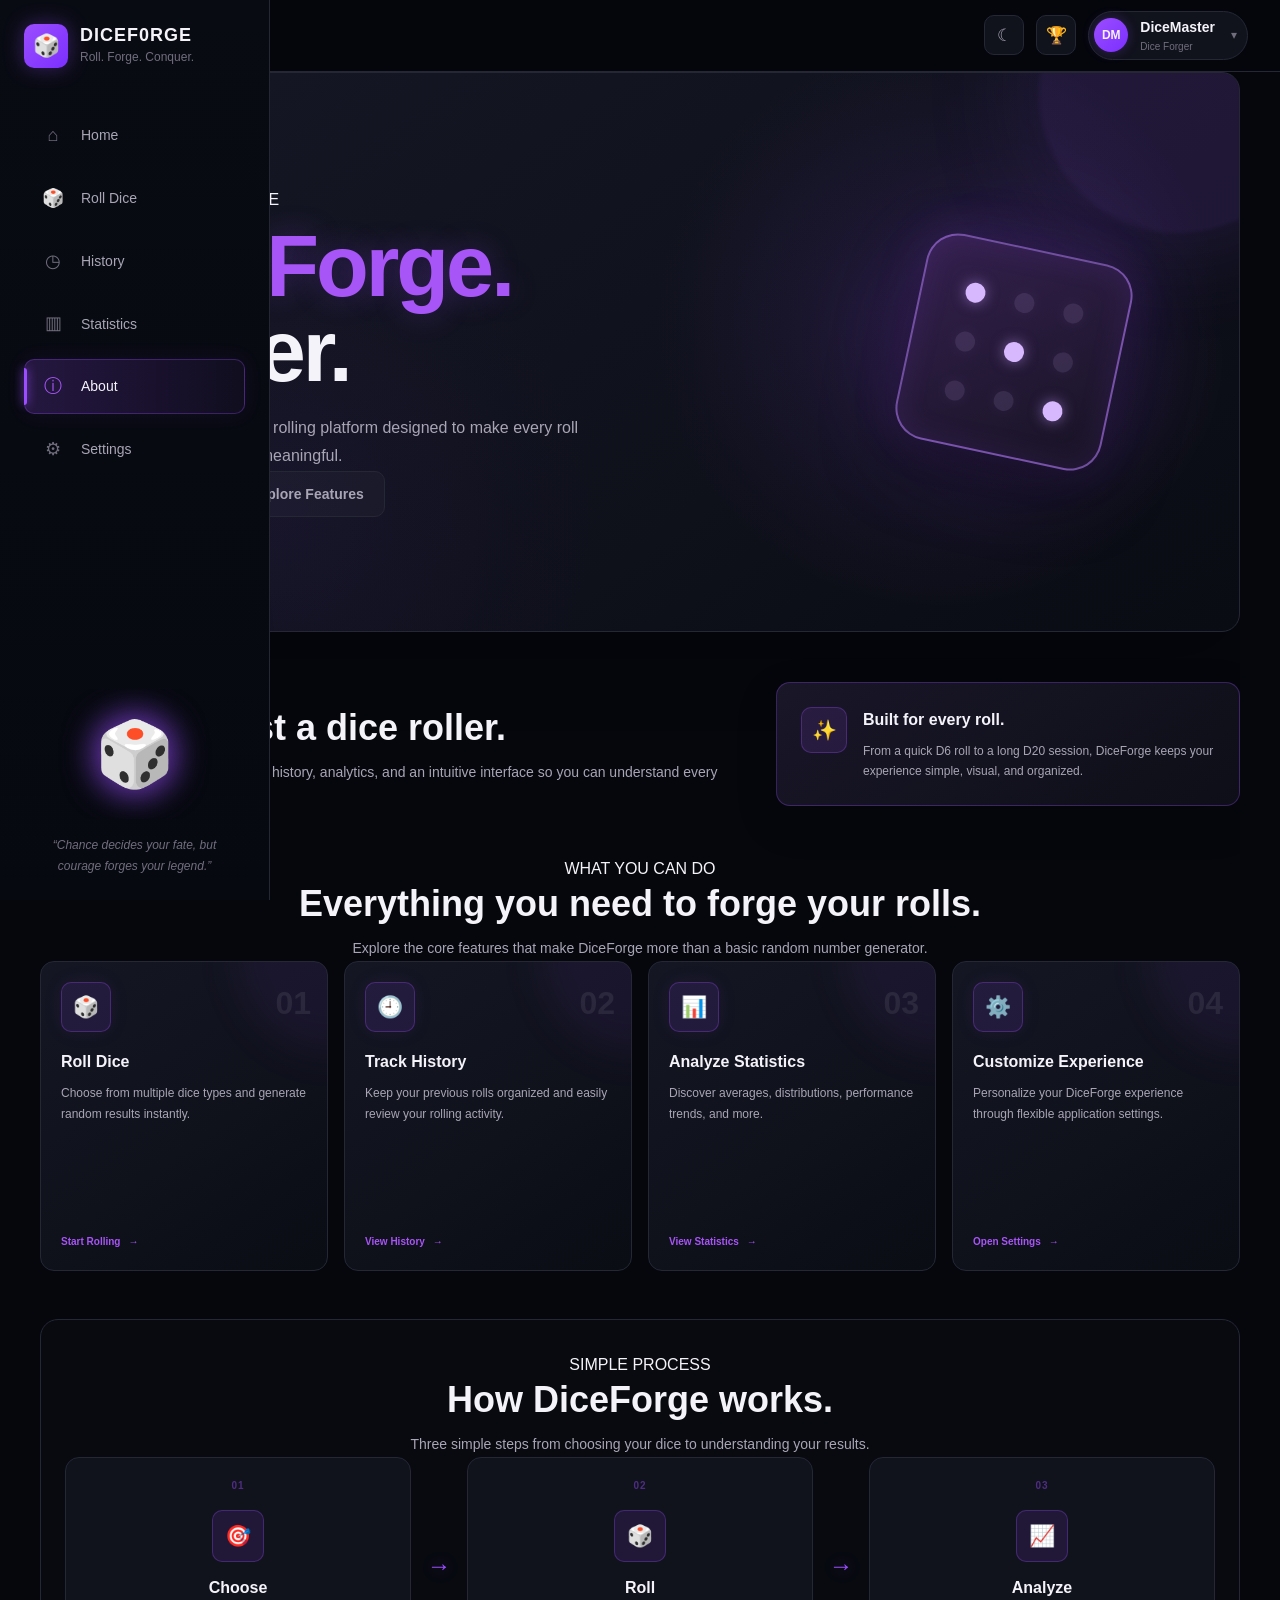
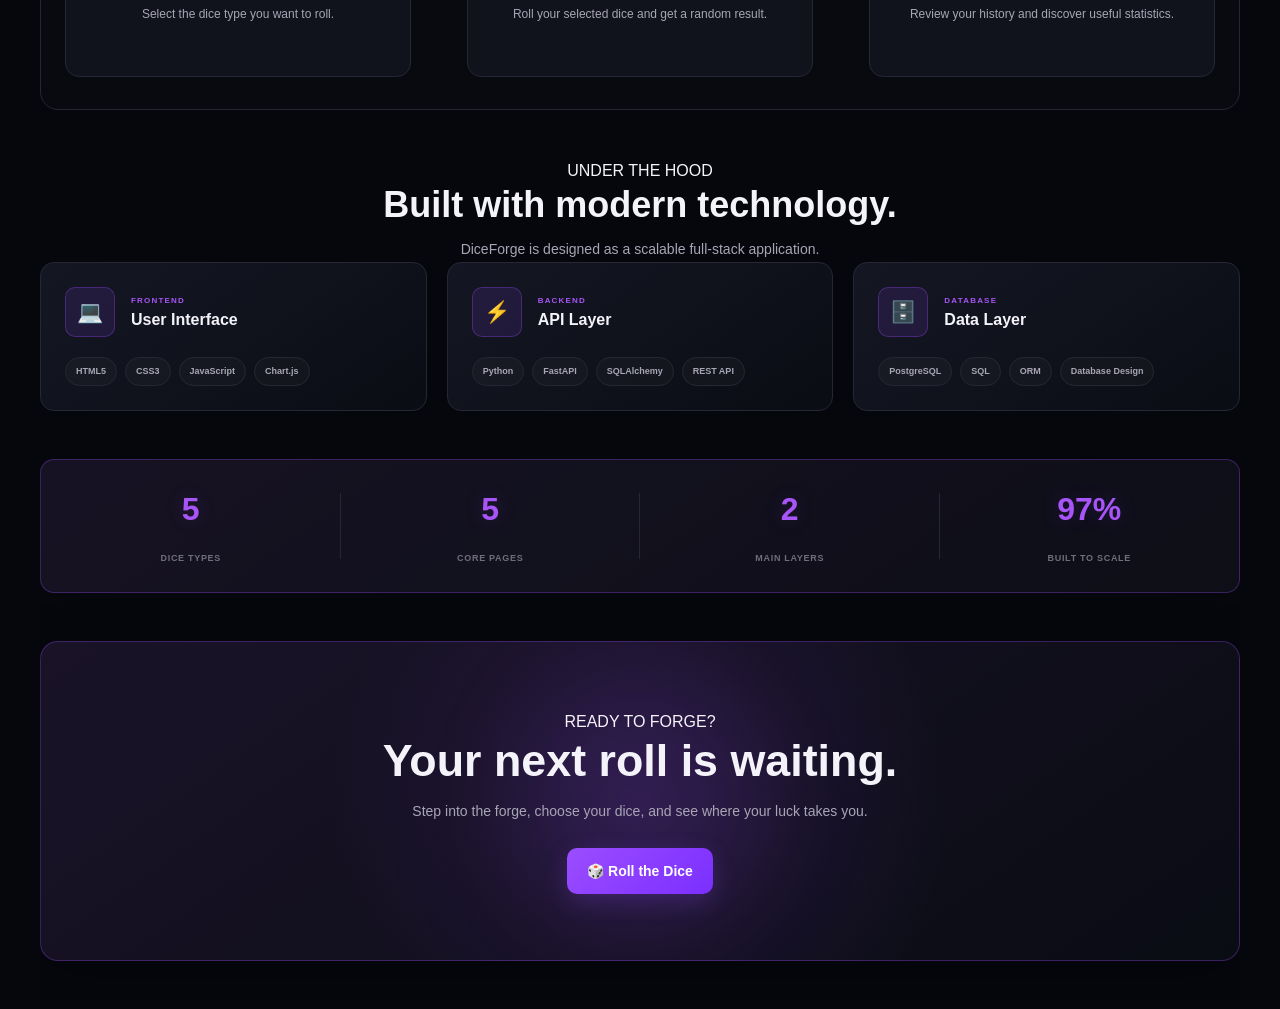
<file: 🎲 DiceForge/Frontend/pages/about/index.html>
<!DOCTYPE html>
<html lang="en">

<head>

    <!-- =================================
         DOCUMENT SETTINGS
         ================================= -->

    <meta charset="UTF-8">

    <meta
        name="viewport"
        content="width=device-width, initial-scale=1.0"
    >

    <title>About | DiceForge</title>


    <!-- =================================
         GLOBAL CSS
         ================================= -->

    <link
        rel="stylesheet"
        href="../../css/variables.css"
    >

    <link
        rel="stylesheet"
        href="../../css/reset.css"
    >

    <link
        rel="stylesheet"
        href="../../css/global.css"
    >


    <!-- =================================
         COMPONENT CSS
         ================================= -->

    <link
        rel="stylesheet"
        href="../../components/sidebar/sidebar.css"
    >

    <link
        rel="stylesheet"
        href="../../components/header/header.css"
    >


    <!-- =================================
         PAGE CSS
         ================================= -->

    <link
        rel="stylesheet"
        href="about.css"
    >

</head>


<body>


    <!-- =================================
         SIDEBAR
         ================================= -->

    <div id="sidebar-container"></div>


    <!-- =================================
         MAIN APPLICATION
         ================================= -->

    <main class="app-main">


        <!-- =================================
             HEADER
             ================================= -->

        <div id="header-container"></div>


        <!-- =================================
             PAGE CONTENT
             ================================= -->

        <section class="page-content">

            <div class="about-page">


                <!-- =================================
                     HERO SECTION
                     ================================= -->

                <section class="about-hero">


                    <!-- Decorative background -->

                    <div class="hero-glow hero-glow-one"></div>

                    <div class="hero-glow hero-glow-two"></div>


                    <!-- Dice visual -->

                    <div class="hero-dice" aria-hidden="true">

                        <div class="hero-dice-face">
                            <span></span>
                            <span></span>
                            <span></span>
                            <span></span>
                            <span></span>
                            <span></span>
                            <span></span>
                            <span></span>
                            <span></span>
                        </div>

                    </div>


                    <!-- Hero content -->

                    <div class="about-hero-content">

                        <span class="section-eyebrow">
                            WELCOME TO THE FORGE
                        </span>

                        <h1>
                            Roll.
                            <span>Forge.</span>
                            Master.
                        </h1>

                        <p>
                            DiceForge is a modern dice rolling platform
                            designed to make every roll interactive,
                            trackable, and meaningful.
                        </p>


                        <div class="hero-actions">

                            <a
                                href="../roll-dice/index.html"
                                class="about-primary-button"
                            >
                                🎲 Start Rolling
                            </a>

                            <a
                                href="#features"
                                class="about-secondary-button"
                            >
                                Explore Features
                            </a>

                        </div>

                    </div>

                </section>


                <!-- =================================
                     PROJECT INTRODUCTION
                     ================================= -->

                <section class="about-introduction reveal-section">

                    <div class="section-heading">

                        <span class="section-eyebrow">
                            THE IDEA
                        </span>

                        <h2>
                            More than just a dice roller.
                        </h2>

                        <p>
                            DiceForge combines dice rolling with history,
                            analytics, and an intuitive interface so you
                            can understand every roll you make.
                        </p>

                    </div>


                    <div class="intro-highlight">

                        <div class="intro-highlight-icon">
                            ✨
                        </div>

                        <div>

                            <strong>
                                Built for every roll.
                            </strong>

                            <p>
                                From a quick D6 roll to a long D20 session,
                                DiceForge keeps your experience simple,
                                visual, and organized.
                            </p>

                        </div>

                    </div>

                </section>


                <!-- =================================
                     FEATURES
                     ================================= -->

                <section
                    class="about-features reveal-section"
                    id="features"
                >

                    <div class="section-heading centered">

                        <span class="section-eyebrow">
                            WHAT YOU CAN DO
                        </span>

                        <h2>
                            Everything you need to forge your rolls.
                        </h2>

                        <p>
                            Explore the core features that make DiceForge
                            more than a basic random number generator.
                        </p>

                    </div>


                    <div class="feature-grid">


                        <!-- Feature 01 -->

                        <article class="feature-card">

                            <div class="feature-number">
                                01
                            </div>

                            <div class="feature-icon">
                                🎲
                            </div>

                            <h3>
                                Roll Dice
                            </h3>

                            <p>
                                Choose from multiple dice types and
                                generate random results instantly.
                            </p>

                            <a
                                href="../roll-dice/index.html"
                                class="feature-link"
                            >
                                Start Rolling
                                <span>→</span>
                            </a>

                        </article>


                        <!-- Feature 02 -->

                        <article class="feature-card">

                            <div class="feature-number">
                                02
                            </div>

                            <div class="feature-icon">
                                🕘
                            </div>

                            <h3>
                                Track History
                            </h3>

                            <p>
                                Keep your previous rolls organized and
                                easily review your rolling activity.
                            </p>

                            <a
                                href="../history/index.html"
                                class="feature-link"
                            >
                                View History
                                <span>→</span>
                            </a>

                        </article>


                        <!-- Feature 03 -->

                        <article class="feature-card">

                            <div class="feature-number">
                                03
                            </div>

                            <div class="feature-icon">
                                📊
                            </div>

                            <h3>
                                Analyze Statistics
                            </h3>

                            <p>
                                Discover averages, distributions,
                                performance trends, and more.
                            </p>

                            <a
                                href="../statistics/index.html"
                                class="feature-link"
                            >
                                View Statistics
                                <span>→</span>

                            </a>

                        </article>


                        <!-- Feature 04 -->

                        <article class="feature-card">

                            <div class="feature-number">
                                04
                            </div>

                            <div class="feature-icon">
                                ⚙️
                            </div>

                            <h3>
                                Customize Experience
                            </h3>

                            <p>
                                Personalize your DiceForge experience
                                through flexible application settings.
                            </p>

                            <a
                                href="../settings/index.html"
                                class="feature-link"
                            >
                                Open Settings
                                <span>→</span>
                            </a>

                        </article>


                    </div>

                </section>


                <!-- =================================
                     HOW IT WORKS
                     ================================= -->

                <section class="how-it-works reveal-section">


                    <div class="section-heading centered">

                        <span class="section-eyebrow">
                            SIMPLE PROCESS
                        </span>

                        <h2>
                            How DiceForge works.
                        </h2>

                        <p>
                            Three simple steps from choosing your dice
                            to understanding your results.
                        </p>

                    </div>


                    <div class="steps-container">


                        <!-- Step 01 -->

                        <article class="step-card">

                            <div class="step-number">
                                01
                            </div>

                            <div class="step-icon">
                                🎯
                            </div>

                            <h3>
                                Choose
                            </h3>

                            <p>
                                Select the dice type you want to roll.
                            </p>

                        </article>


                        <!-- Connector -->

                        <div
                            class="step-connector"
                            aria-hidden="true"
                        >
                            →
                        </div>


                        <!-- Step 02 -->

                        <article class="step-card">

                            <div class="step-number">
                                02
                            </div>

                            <div class="step-icon">
                                🎲
                            </div>

                            <h3>
                                Roll
                            </h3>

                            <p>
                                Roll your selected dice and get a
                                random result.
                            </p>

                        </article>


                        <!-- Connector -->

                        <div
                            class="step-connector"
                            aria-hidden="true"
                        >
                            →
                        </div>


                        <!-- Step 03 -->

                        <article class="step-card">

                            <div class="step-number">
                                03
                            </div>

                            <div class="step-icon">
                                📈
                            </div>

                            <h3>
                                Analyze
                            </h3>

                            <p>
                                Review your history and discover
                                useful statistics.
                            </p>

                        </article>


                    </div>

                </section>


                <!-- =================================
                     TECHNOLOGY STACK
                     ================================= -->

                <section class="technology-section reveal-section">


                    <div class="section-heading centered">

                        <span class="section-eyebrow">
                            UNDER THE HOOD
                        </span>

                        <h2>
                            Built with modern technology.
                        </h2>

                        <p>
                            DiceForge is designed as a scalable
                            full-stack application.
                        </p>

                    </div>


                    <div class="technology-grid">


                        <!-- Frontend -->

                        <article class="technology-card">

                            <div class="technology-header">

                                <div class="technology-icon">
                                    💻
                                </div>

                                <div>

                                    <span>
                                        FRONTEND
                                    </span>

                                    <h3>
                                        User Interface
                                    </h3>

                                </div>

                            </div>


                            <div class="technology-list">

                                <span>
                                    HTML5
                                </span>

                                <span>
                                    CSS3
                                </span>

                                <span>
                                    JavaScript
                                </span>

                                <span>
                                    Chart.js
                                </span>

                            </div>

                        </article>


                        <!-- Backend -->

                        <article class="technology-card">

                            <div class="technology-header">

                                <div class="technology-icon">
                                    ⚡
                                </div>

                                <div>

                                    <span>
                                        BACKEND
                                    </span>

                                    <h3>
                                        API Layer
                                    </h3>

                                </div>

                            </div>


                            <div class="technology-list">

                                <span>
                                    Python
                                </span>

                                <span>
                                    FastAPI
                                </span>

                                <span>
                                    SQLAlchemy
                                </span>

                                <span>
                                    REST API
                                </span>

                            </div>

                        </article>


                        <!-- Database -->

                        <article class="technology-card">

                            <div class="technology-header">

                                <div class="technology-icon">
                                    🗄️
                                </div>

                                <div>

                                    <span>
                                        DATABASE
                                    </span>

                                    <h3>
                                        Data Layer
                                    </h3>

                                </div>

                            </div>


                            <div class="technology-list">

                                <span>
                                    PostgreSQL
                                </span>

                                <span>
                                    SQL
                                </span>

                                <span>
                                    ORM
                                </span>

                                <span>
                                    Database Design
                                </span>

                            </div>

                        </article>


                    </div>

                </section>


                <!-- =================================
                     PROJECT STATS
                     ================================= -->

                <section class="project-stats reveal-section">


                    <div class="project-stat">

                        <strong
                            class="counter"
                            data-target="6"
                        >
                            0
                        </strong>

                        <span>
                            Dice Types
                        </span>

                    </div>


                    <div class="project-stat">

                        <strong
                            class="counter"
                            data-target="6"
                        >
                            0
                        </strong>

                        <span>
                            Core Pages
                        </span>

                    </div>


                    <div class="project-stat">

                        <strong
                            class="counter"
                            data-target="3"
                        >
                            0
                        </strong>

                        <span>
                            Main Layers
                        </span>

                    </div>


                    <div class="project-stat">

                        <strong
                            class="counter"
                            data-target="100"
                            data-suffix="%"
                        >
                            0
                        </strong>

                        <span>
                            Built to Scale
                        </span>

                    </div>


                </section>


                <!-- =================================
                     FINAL CTA
                     ================================= -->

                <section class="about-cta reveal-section">


                    <div class="cta-glow"></div>


                    <div class="cta-content">

                        <span class="section-eyebrow">
                            READY TO FORGE?
                        </span>

                        <h2>
                            Your next roll is waiting.
                        </h2>

                        <p>
                            Step into the forge, choose your dice,
                            and see where your luck takes you.
                        </p>


                        <a
                            href="../roll-dice/index.html"
                            class="about-primary-button"
                        >
                            🎲 Roll the Dice
                        </a>

                    </div>

                </section>


            </div>

        </section>

    </main>


    <!-- =================================
         JAVASCRIPT
         ================================= -->

    <script
        src="../../js/utils.js"
    ></script>

    <script
        src="../../components/sidebar/sidebar.js"
    ></script>

    <script
        src="../../components/header/header.js"
    ></script>

    <script
        src="about.js"
    ></script>


</body>

</html>
</file>
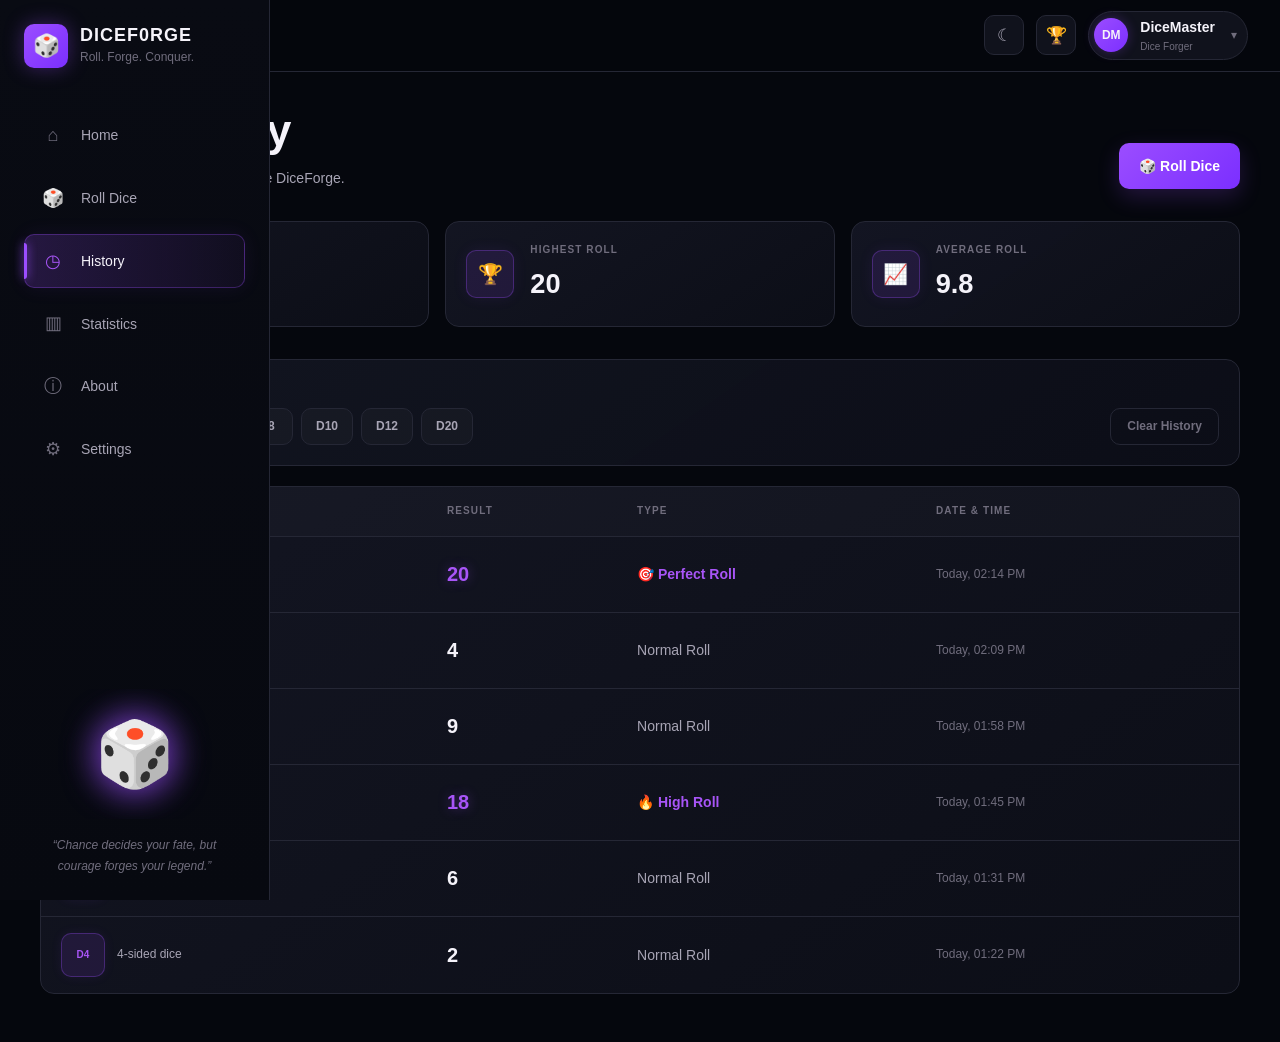
<file: 🎲 DiceForge/Frontend/pages/history/index.html>
<!DOCTYPE html>

<html lang="en">

<head>

    <!-- =================================
         DOCUMENT SETTINGS
         ================================= -->

    <meta charset="UTF-8">

    <meta
        name="viewport"
        content="width=device-width, initial-scale=1.0"
    >

    <title>History | DiceForge</title>


    <!-- =================================
         GLOBAL CSS
         ================================= -->

    <link
        rel="stylesheet"
        href="../../css/variables.css"
    >

    <link
        rel="stylesheet"
        href="../../css/reset.css"
    >

    <link
        rel="stylesheet"
        href="../../css/global.css"
    >


    <!-- =================================
         COMPONENT CSS
         ================================= -->

    <link
        rel="stylesheet"
        href="../../components/sidebar/sidebar.css"
    >

    <link
        rel="stylesheet"
        href="../../components/header/header.css"
    >


    <!-- =================================
         PAGE CSS
         ================================= -->

    <link
        rel="stylesheet"
        href="history.css"
    >

</head>


<body>


    <!-- =================================
         SIDEBAR
         ================================= -->

    <div id="sidebar-container"></div>


    <!-- =================================
         MAIN APPLICATION
         ================================= -->

    <main class="app-main">


        <!-- =================================
             HEADER
             ================================= -->

        <div id="header-container"></div>


        <!-- =================================
             PAGE CONTENT
             ================================= -->

        <section class="page-content">


            <div class="history-page">


                <!-- =================================
                     PAGE INTRO
                     ================================= -->

                <div class="history-intro">

                    <div>

                        <span class="section-eyebrow">
                            YOUR JOURNEY
                        </span>

                        <h1 class="history-title">
                            Roll History
                        </h1>

                        <p class="history-description">
                            Review every roll you've forged
                            in the DiceForge.
                        </p>

                    </div>


                    <a
                        href="../roll-dice/index.html"
                        class="history-roll-button"
                    >
                        🎲 Roll Dice
                    </a>

                </div>


                <!-- =================================
                     SUMMARY CARDS
                     ================================= -->

                <div class="history-summary">


                    <!-- Total Rolls -->

                    <article class="history-summary-card">

                        <div class="history-summary-icon">
                            🎲
                        </div>

                        <div>

                            <span>
                                TOTAL ROLLS
                            </span>

                            <strong id="history-total-rolls">
                                128
                            </strong>

                        </div>

                    </article>


                    <!-- Highest Roll -->

                    <article class="history-summary-card">

                        <div class="history-summary-icon">
                            🏆
                        </div>

                        <div>

                            <span>
                                HIGHEST ROLL
                            </span>

                            <strong id="history-highest-roll">
                                20
                            </strong>

                        </div>

                    </article>


                    <!-- Average -->

                    <article class="history-summary-card">

                        <div class="history-summary-icon">
                            📈
                        </div>

                        <div>

                            <span>
                                AVERAGE ROLL
                            </span>

                            <strong id="history-average-roll">
                                11.4
                            </strong>

                        </div>

                    </article>


                </div>


                <!-- =================================
                     FILTERS
                     ================================= -->

                <div class="history-toolbar">


                    <div class="history-filter-group">

                        <span class="filter-label">
                            FILTER BY DICE
                        </span>


                        <div class="dice-filters">

                            <button
                                class="history-filter active"
                                data-filter="all"
                                type="button"
                            >
                                All
                            </button>


                            <button
                                class="history-filter"
                                data-filter="4"
                                type="button"
                            >
                                D4
                            </button>


                            <button
                                class="history-filter"
                                data-filter="6"
                                type="button"
                            >
                                D6
                            </button>


                            <button
                                class="history-filter"
                                data-filter="8"
                                type="button"
                            >
                                D8
                            </button>


                            <button
                                class="history-filter"
                                data-filter="10"
                                type="button"
                            >
                                D10
                            </button>


                            <button
                                class="history-filter"
                                data-filter="12"
                                type="button"
                            >
                                D12
                            </button>


                            <button
                                class="history-filter"
                                data-filter="20"
                                type="button"
                            >
                                D20
                            </button>

                        </div>

                    </div>


                    <!-- Clear Button -->

                    <button
                        class="clear-history-button"
                        id="clear-history"
                        type="button"
                    >
                        Clear History
                    </button>


                </div>


                <!-- =================================
                     HISTORY TABLE
                     ================================= -->

                <div class="history-table-container">


                    <!-- Table Header -->

                    <div class="history-row history-header">

                        <span>
                            DICE
                        </span>

                        <span>
                            RESULT
                        </span>

                        <span>
                            TYPE
                        </span>

                        <span>
                            DATE & TIME
                        </span>

                    </div>


                    <!-- =================================
                         HISTORY ITEM 1
                         ================================= -->

                    <div
                        class="history-row history-item"
                        data-dice="20"
                    >

                        <div class="history-dice">

                            <div class="history-dice-badge">
                                D20
                            </div>

                            <span>
                                20-sided dice
                            </span>

                        </div>


                        <strong class="history-result perfect">
                            20
                        </strong>


                        <span class="history-type perfect">
                            🎯 Perfect Roll
                        </span>


                        <span class="history-time">
                            Today, 02:14 PM
                        </span>

                    </div>


                    <!-- =================================
                         HISTORY ITEM 2
                         ================================= -->

                    <div
                        class="history-row history-item"
                        data-dice="6"
                    >

                        <div class="history-dice">

                            <div class="history-dice-badge">
                                D6
                            </div>

                            <span>
                                6-sided dice
                            </span>

                        </div>


                        <strong class="history-result">
                            4
                        </strong>


                        <span class="history-type">
                            Normal Roll
                        </span>


                        <span class="history-time">
                            Today, 02:09 PM
                        </span>

                    </div>


                    <!-- =================================
                         HISTORY ITEM 3
                         ================================= -->

                    <div
                        class="history-row history-item"
                        data-dice="12"
                    >

                        <div class="history-dice">

                            <div class="history-dice-badge">
                                D12
                            </div>

                            <span>
                                12-sided dice
                            </span>

                        </div>


                        <strong class="history-result">
                            9
                        </strong>


                        <span class="history-type">
                            Normal Roll
                        </span>


                        <span class="history-time">
                            Today, 01:58 PM
                        </span>

                    </div>


                    <!-- =================================
                         HISTORY ITEM 4
                         ================================= -->

                    <div
                        class="history-row history-item"
                        data-dice="20"
                    >

                        <div class="history-dice">

                            <div class="history-dice-badge">
                                D20
                            </div>

                            <span>
                                20-sided dice
                            </span>

                        </div>


                        <strong class="history-result critical">
                            18
                        </strong>


                        <span class="history-type critical">
                            🔥 High Roll
                        </span>


                        <span class="history-time">
                            Today, 01:45 PM
                        </span>

                    </div>


                    <!-- =================================
                         HISTORY ITEM 5
                         ================================= -->

                    <div
                        class="history-row history-item"
                        data-dice="8"
                    >

                        <div class="history-dice">

                            <div class="history-dice-badge">
                                D8
                            </div>

                            <span>
                                8-sided dice
                            </span>

                        </div>


                        <strong class="history-result">
                            6
                        </strong>


                        <span class="history-type">
                            Normal Roll
                        </span>


                        <span class="history-time">
                            Today, 01:31 PM
                        </span>

                    </div>


                    <!-- =================================
                         HISTORY ITEM 6
                         ================================= -->

                    <div
                        class="history-row history-item"
                        data-dice="4"
                    >

                        <div class="history-dice">

                            <div class="history-dice-badge">
                                D4
                            </div>

                            <span>
                                4-sided dice
                            </span>

                        </div>


                        <strong class="history-result">
                            2
                        </strong>


                        <span class="history-type">
                            Normal Roll
                        </span>


                        <span class="history-time">
                            Today, 01:22 PM
                        </span>

                    </div>


                </div>


                <!-- =================================
                     EMPTY STATE
                     ================================= -->

                <div
                    class="history-empty"
                    id="history-empty"
                >

                    <div class="empty-icon">
                        🎲
                    </div>

                    <h3>
                        No Rolls Found
                    </h3>

                    <p>
                        No rolls match the selected filter.
                    </p>

                </div>


            </div>


        </section>


    </main>


    <!-- =================================
         JAVASCRIPT
         ================================= -->

    <script
        src="../../js/utils.js"
    ></script>


    <script
        src="../../components/sidebar/sidebar.js"
    ></script>


    <script
        src="../../components/header/header.js"
    ></script>


    <script
        src="history.js"
    ></script>


</body>

</html>
</file>
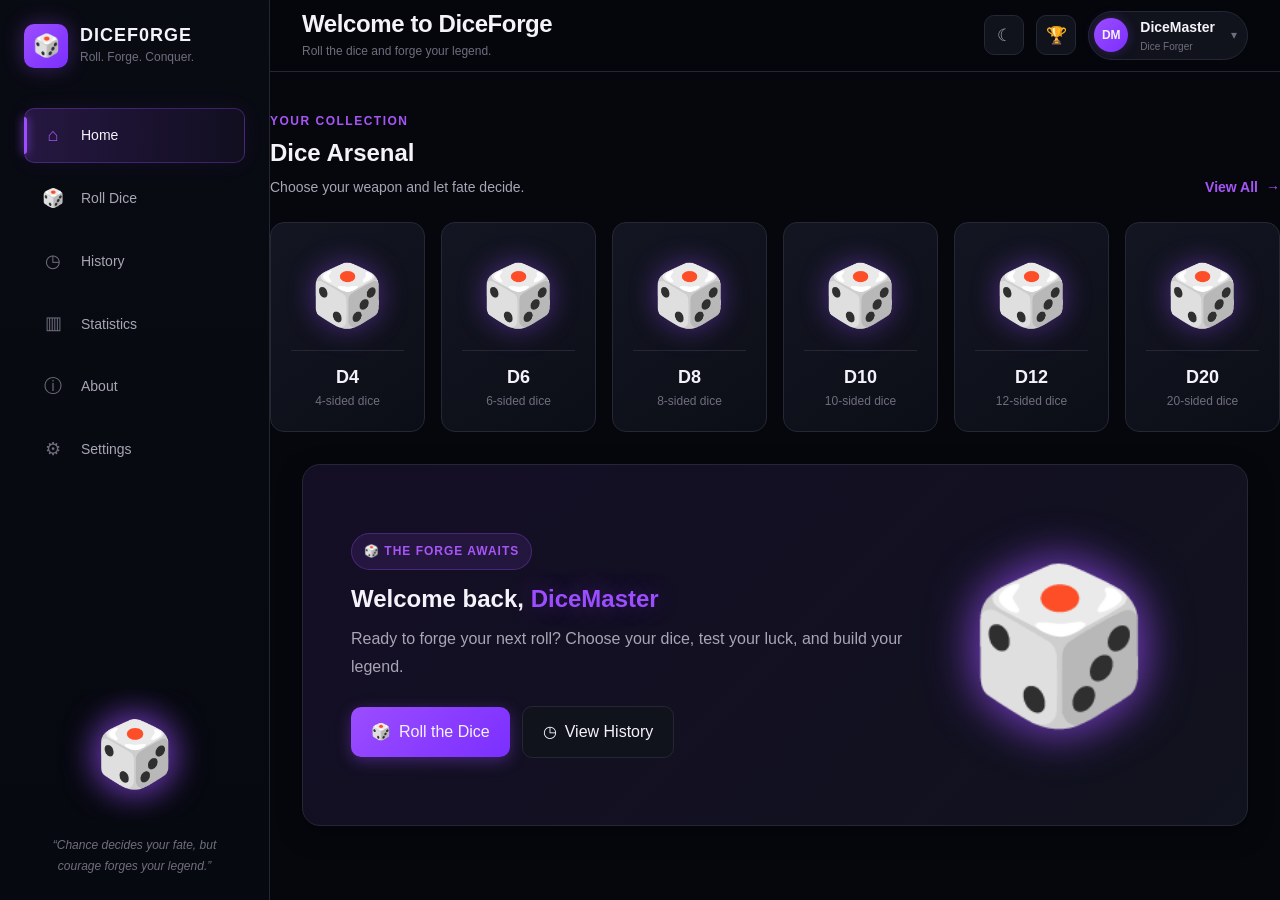
<file: 🎲 DiceForge/Frontend/pages/home/index.html>
<!DOCTYPE html>

    <html lang="en">

    <head>

        <!-- =================================
            DOCUMENT SETTINGS
            ================================= -->

        <meta charset="UTF-8">

        <meta
            name="viewport"
            content="width=device-width, initial-scale=1.0"
        >

        <title>DiceForge</title>


        <!-- =================================
            GLOBAL CSS
            ================================= -->

        <link
            rel="stylesheet"
            href="../../css/variables.css"
        >

        <link
            rel="stylesheet"
            href="../../css/reset.css"
        >

        <link
            rel="stylesheet"
            href="../../css/global.css"
        >


        <!-- =================================
            COMPONENT CSS
            ================================= -->

        <link
            rel="stylesheet"
            href="../../components/sidebar/sidebar.css"
        >

        <link
            rel="stylesheet"
            href="../../components/header/header.css"
        >


        <!-- =================================
            PAGE CSS
            ================================= -->

        <link
            rel="stylesheet"
            href="home.css"
        >

    </head>


    <body>


        <!-- =================================
            SIDEBAR
            Loaded dynamically by home.js
            ================================= -->

        <div id="sidebar-container"></div>


        <!-- =================================
            MAIN APPLICATION
            ================================= -->

        <main class="app-main">


            <!-- =================================
                HEADER
                Loaded dynamically by home.js
                ================================= -->

            <div id="header-container"></div>


            <!-- =================================
                HOME PAGE CONTENT
                ================================= -->
            <!-- =================================
        DICE ARSENAL
        ================================= -->

    <section class="dice-arsenal">

        <div class="section-heading">

            <div>
                <span class="section-eyebrow">
                    YOUR COLLECTION
                </span>

                <h2 class="section-title">
                    Dice Arsenal
                </h2>

                <p class="section-description">
                    Choose your weapon and let fate decide.
                </p>
            </div>

            <a
                href="../roll-dice/index.html"
                class="view-all-link"
            >
                View All
                <span>→</span>
            </a>

        </div>


        <!-- Dice Cards -->

        <div class="dice-grid">


            <!-- D4 -->

            <article
                class="dice-card"
                data-dice="4"
            >

                <div class="dice-card-visual">
                    <div class="dice-placeholder">
                        🎲
                    </div>
                </div>

                <div class="dice-card-info">

                    <h3>D4</h3>

                    <p>4-sided dice</p>

                </div>

            </article>


            <!-- D6 -->

            <article
                class="dice-card"
                data-dice="6"
            >

                <div class="dice-card-visual">
                    <div class="dice-placeholder">
                        🎲
                    </div>
                </div>

                <div class="dice-card-info">

                    <h3>D6</h3>

                    <p>6-sided dice</p>

                </div>

            </article>


            <!-- D8 -->

            <article
                class="dice-card"
                data-dice="8"
            >

                <div class="dice-card-visual">
                    <div class="dice-placeholder">
                        🎲
                    </div>
                </div>

                <div class="dice-card-info">

                    <h3>D8</h3>

                    <p>8-sided dice</p>

                </div>

            </article>


            <!-- D10 -->

            <article
                class="dice-card"
                data-dice="10"
            >

                <div class="dice-card-visual">
                    <div class="dice-placeholder">
                        🎲
                    </div>
                </div>

                <div class="dice-card-info">

                    <h3>D10</h3>

                    <p>10-sided dice</p>

                </div>

            </article>


            <!-- D12 -->

            <article
                class="dice-card"
                data-dice="12"
            >

                <div class="dice-card-visual">
                    <div class="dice-placeholder">
                        🎲
                    </div>
                </div>

                <div class="dice-card-info">

                    <h3>D12</h3>

                    <p>12-sided dice</p>

                </div>

            </article>


            <!-- D20 -->

            <article
                class="dice-card"
                data-dice="20"
            >

                <div class="dice-card-visual">
                    <div class="dice-placeholder">
                        🎲
                    </div>
                </div>

                <div class="dice-card-info">

                    <h3>D20</h3>

                    <p>20-sided dice</p>

                </div>

            </article>


        </div>

    </section>
            <section class="page-content">


                <!-- =================================
                    HERO SECTION
                    ================================= -->

                <section class="home-hero">


                    <!-- Hero Content -->

                    <div class="hero-content">


                        <!-- Eyebrow -->

                        <span class="hero-eyebrow">
                            🎲 THE FORGE AWAITS
                        </span>


                        <!-- Main Heading -->

                        <h2 class="hero-title">

                            Welcome back,

                            <span>
                                DiceMaster
                            </span>

                        </h2>


                        <!-- Description -->

                        <p class="hero-description">

                            Ready to forge your next roll?

                            Choose your dice, test your luck,
                            and build your legend.

                        </p>


                        <!-- Hero Actions -->

                        <div class="hero-actions">


                            <!-- Roll Dice -->

                            <a
                                href="../roll-dice/index.html"
                                class="btn-primary"
                            >

                                <span>
                                    🎲
                                </span>

                                Roll the Dice

                            </a>


                            <!-- History -->

                            <a
                                href="../history/index.html"
                                class="btn-secondary"
                            >

                                <span>
                                    ◷
                                </span>

                                View History

                            </a>

                        </div>


                    </div>


                    <!-- =================================
                        HERO VISUAL
                        ================================= -->

                    <div class="hero-visual">


                        <!-- Purple Glow -->

                        <div class="hero-glow"></div>


                        <!-- Dice -->

                        <div class="hero-dice">
                            🎲
                        </div>


                    </div>


                </section>


            </section>


        </main>


        <!-- =================================
            GLOBAL JAVASCRIPT
            ================================= -->

        <script
            src="../../js/utils.js"
        ></script>


        <!-- =================================
            COMPONENT JAVASCRIPT
            ================================= -->

        <script
            src="../../components/sidebar/sidebar.js"
        ></script>

        <script
            src="../../components/header/header.js"
        ></script>


        <!-- =================================
            PAGE JAVASCRIPT
            ================================= -->

        <script
            src="home.js"
        ></script>


    </body>

    </html>
</file>
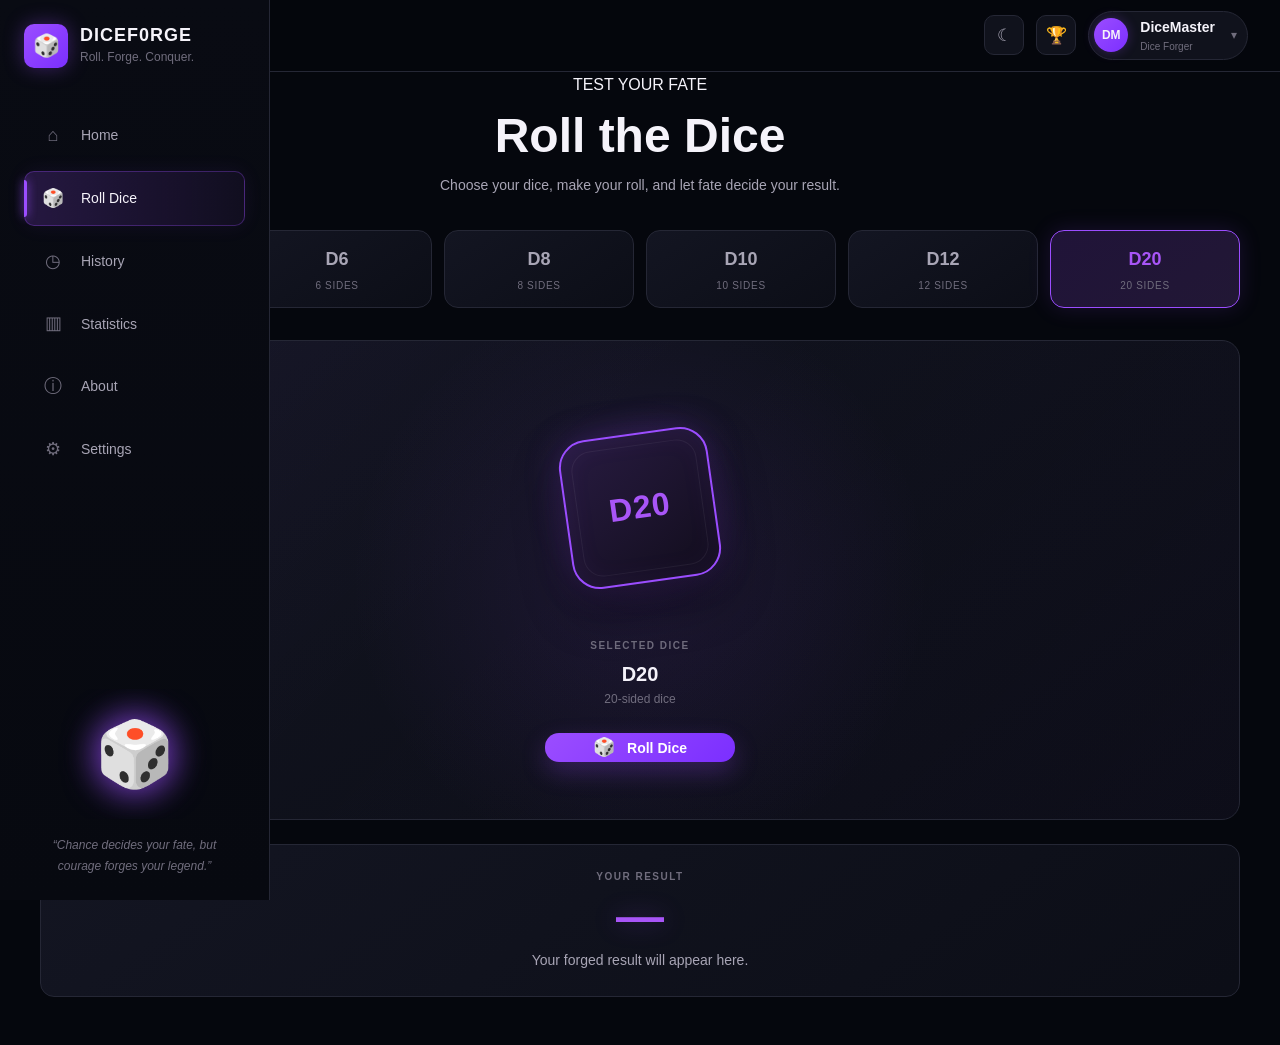
<file: 🎲 DiceForge/Frontend/pages/roll-dice/index.html>
<!DOCTYPE html>

<html lang="en">

<head>

    <!-- =================================
         DOCUMENT SETTINGS
         ================================= -->

    <meta charset="UTF-8">

    <meta
        name="viewport"
        content="width=device-width, initial-scale=1.0"
    >

    <title>Roll Dice | DiceForge</title>


    <!-- =================================
         GLOBAL CSS
         ================================= -->

    <link
        rel="stylesheet"
        href="../../css/variables.css"
    >

    <link
        rel="stylesheet"
        href="../../css/reset.css"
    >

    <link
        rel="stylesheet"
        href="../../css/global.css"
    >


    <!-- =================================
         COMPONENT CSS
         ================================= -->

    <link
        rel="stylesheet"
        href="../../components/sidebar/sidebar.css"
    >

    <link
        rel="stylesheet"
        href="../../components/header/header.css"
    >


    <!-- =================================
         PAGE CSS
         ================================= -->

    <link
        rel="stylesheet"
        href="roll-dice.css"
    >

</head>


<body>


    <!-- =================================
         SIDEBAR
         ================================= -->

    <div id="sidebar-container"></div>


    <!-- =================================
         MAIN APPLICATION
         ================================= -->

    <main class="app-main">


        <!-- =================================
             HEADER
             ================================= -->

        <div id="header-container"></div>


        <!-- =================================
             ROLL DICE CONTENT
             ================================= -->

        <section class="page-content">


            <!-- =================================
                 ROLL DICE HERO
                 ================================= -->

            <section class="roll-page">


                <!-- Page Introduction -->

                <div class="roll-intro">

                    <span class="section-eyebrow">
                        TEST YOUR FATE
                    </span>

                    <h2 class="roll-title">
                        Roll the Dice
                    </h2>

                    <p class="roll-description">
                        Choose your dice, make your roll,
                        and let fate decide your result.
                    </p>

                </div>


                <!-- =================================
                     DICE SELECTOR
                     ================================= -->

                <div class="dice-selector">


                    <button
                        class="dice-option"
                        data-dice="4"
                        type="button"
                    >

                        <span class="dice-option-number">
                            D4
                        </span>

                        <span class="dice-option-label">
                            4 Sides
                        </span>

                    </button>


                    <button
                        class="dice-option"
                        data-dice="6"
                        type="button"
                    >

                        <span class="dice-option-number">
                            D6
                        </span>

                        <span class="dice-option-label">
                            6 Sides
                        </span>

                    </button>


                    <button
                        class="dice-option"
                        data-dice="8"
                        type="button"
                    >

                        <span class="dice-option-number">
                            D8
                        </span>

                        <span class="dice-option-label">
                            8 Sides
                        </span>

                    </button>


                    <button
                        class="dice-option"
                        data-dice="10"
                        type="button"
                    >

                        <span class="dice-option-number">
                            D10
                        </span>

                        <span class="dice-option-label">
                            10 Sides
                        </span>

                    </button>


                    <button
                        class="dice-option"
                        data-dice="12"
                        type="button"
                    >

                        <span class="dice-option-number">
                            D12
                        </span>

                        <span class="dice-option-label">
                            12 Sides
                        </span>

                    </button>


                    <button
                        class="dice-option active"
                        data-dice="20"
                        type="button"
                    >

                        <span class="dice-option-number">
                            D20
                        </span>

                        <span class="dice-option-label">
                            20 Sides
                        </span>

                    </button>


                </div>


                <!-- =================================
                     MAIN DICE AREA
                     ================================= -->

                <div class="roll-stage">


                    <!-- Dice Visual -->

                    <div class="dice-display">

                        <div class="dice-glow"></div>

                        <div
                            class="main-dice"
                            id="main-dice"
                        >
                            D20
                        </div>

                    </div>


                    <!-- Selected Dice -->

                    <div class="selected-dice-info">

                        <span class="selected-label">
                            SELECTED DICE
                        </span>

                        <h3 id="selected-dice">
                            D20
                        </h3>

                        <p id="selected-description">
                            20-sided dice
                        </p>

                    </div>


                    <!-- Roll Button -->

                    <button
                        class="roll-button"
                        id="roll-button"
                        type="button"
                    >

                        <span class="roll-button-icon">
                            🎲
                        </span>

                        <span>
                            Roll Dice
                        </span>

                    </button>


                </div>


                <!-- =================================
                     RESULT AREA
                     ================================= -->

                <div
                    class="roll-result-card"
                    id="roll-result-card"
                >

                    <span class="result-label">
                        YOUR RESULT
                    </span>

                    <div
                        class="result-value"
                        id="result-value"
                    >
                        —
                    </div>

                    <p
                        class="result-message"
                        id="result-message"
                    >
                        Your forged result will appear here.
                    </p>

                </div>


            </section>


        </section>


    </main>


    <!-- =================================
         JAVASCRIPT
         ================================= -->

    <script
        src="../../js/utils.js"
    ></script>


    <script
        src="../../components/sidebar/sidebar.js"
    ></script>


    <script
        src="../../components/header/header.js"
    ></script>


    <script
        src="roll-dice.js"
    ></script>


</body>

</html>
</file>
<file: 🎲 DiceForge/Frontend/css/variables.css>
:root {


    /* Backgrounds */
    --bg-primary: #05070d;
    --bg-secondary: #0b0d16;
    --bg-tertiary: #10121c;
    --bg-card: #11131e;
    --bg-card-hover: #171927;

    /* Purple / Primary Brand */
    --purple-primary: #9b4dff;
    --purple-secondary: #7b2fff;
    --purple-light: #a855f7;
    --purple-dark: #5b21b6;

    /* Purple Effects */
    --purple-glow: rgba(155, 77, 255, 0.35);
    --purple-soft: rgba(155, 77, 255, 0.12);
    --purple-border: rgba(155, 77, 255, 0.3);

    /* Text */
    --text-primary: #f5f3fa;
    --text-secondary: #a8a5b5;
    --text-muted: #706d7d;
    --text-disabled: #4b4955;

    /* Borders */
    --border-primary: #252735;
    --border-secondary: #1b1d29;
    --border-light: rgba(255, 255, 255, 0.08);

    /* Status Colors */
    --success: #22c55e;
    --success-soft: rgba(34, 197, 94, 0.12);

    --warning: #f59e0b;
    --warning-soft: rgba(245, 158, 11, 0.12);

    --danger: #ef4444;
    --danger-soft: rgba(239, 68, 68, 0.12);

    --info: #3b82f6;
    --info-soft: rgba(59, 130, 246, 0.12);




    --font-primary:
        "Inter",
        "Segoe UI",
        Arial,
        sans-serif;

    --font-heading:
        "Inter",
        "Segoe UI",
        Arial,
        sans-serif;



    --text-xs: 0.75rem;
    --text-sm: 0.875rem;
    --text-base: 1rem;
    --text-lg: 1.125rem;
    --text-xl: 1.25rem;
    --text-2xl: 1.5rem;
    --text-3xl: 1.875rem;
    --text-4xl: 2.25rem;


    --space-1: 0.25rem;
    --space-2: 0.5rem;
    --space-3: 0.75rem;
    --space-4: 1rem;
    --space-5: 1.25rem;
    --space-6: 1.5rem;
    --space-8: 2rem;
    --space-10: 2.5rem;
    --space-12: 3rem;
    --space-16: 4rem;

    --radius-sm: 6px;
    --radius-md: 10px;
    --radius-lg: 14px;
    --radius-xl: 18px;
    --radius-2xl: 24px;
    --radius-full: 9999px;




    --shadow-sm:
        0 2px 8px rgba(0, 0, 0, 0.25);

    --shadow-md:
        0 8px 24px rgba(0, 0, 0, 0.35);

    --shadow-lg:
        0 16px 40px rgba(0, 0, 0, 0.45);

    --shadow-purple:
        0 0 25px var(--purple-glow);




    --transition-fast: 150ms ease;
    --transition-normal: 250ms ease;
    --transition-slow: 400ms ease;



    --sidebar-width: 270px;
    --header-height: 72px;

    --content-max-width: 1600px;
    --z-sidebar: 100;
    --z-header: 90;
    --z-modal: 1000;
    --z-tooltip: 1100;
}
</file>
<file: 🎲 DiceForge/Frontend/css/global.css>
/* DICEF0RGE GLOBAL STYLES */
   

body {
    background-color: var(--bg-primary);
    color: var(--text-primary);

    font-family: var(--font-primary);

    line-height: 1.6;

    overflow-x: hidden;
}



   /* HEADINGS */
  

h1,
h2,
h3,
h4,
h5,
h6 {
    color: var(--text-primary);
    font-family: var(--font-heading);
    line-height: 1.2;
}



   /* LINKS */
   

a {
    transition: color var(--transition-fast);
}

a:hover {
    color: var(--purple-primary);
}



   /* BUTTONS */
  

button {
    border: none;
    outline: none;
}



   /* INPUTS */


input,
textarea,
select {
    color: var(--text-primary);
    background-color: var(--bg-tertiary);

    border: 1px solid var(--border-primary);
    border-radius: var(--radius-md);

    outline: none;

    transition:
        border-color var(--transition-fast),
        box-shadow var(--transition-fast);
}

input:focus,
textarea:focus,
select:focus {
    border-color: var(--purple-primary);

    box-shadow:
        0 0 0 3px var(--purple-soft);
}


   /* CUSTOM SCROLLBAR */


::-webkit-scrollbar {
    width: 8px;
}

::-webkit-scrollbar-track {
    background: var(--bg-primary);
}

::-webkit-scrollbar-thumb {
    background: var(--border-primary);
    border-radius: var(--radius-full);
}

::-webkit-scrollbar-thumb:hover {
    background: var(--purple-primary);
}



   /* COMMON CONTAINER */


.container {
    width: 100%;
    max-width: var(--content-max-width);

    margin: 0 auto;

    padding-left: var(--space-8);
    padding-right: var(--space-8);
}



   /* COMMON CARD */
  

.card {
    background: var(--bg-card);

    border: 1px solid var(--border-primary);

    border-radius: var(--radius-lg);

    box-shadow: var(--shadow-sm);

    transition:
        background-color var(--transition-normal),
        border-color var(--transition-normal),
        box-shadow var(--transition-normal);
}

.card:hover {
    background-color: var(--bg-card-hover);

    border-color: var(--purple-border);

    box-shadow: var(--shadow-md);
}



   /* PRIMARY BUTTON */
 

.btn-primary {
    display: inline-flex;

    align-items: center;
    justify-content: center;

    gap: var(--space-2);

    padding:
        var(--space-3)
        var(--space-5);

    color: var(--text-primary);

    background: linear-gradient(
        135deg,
        var(--purple-primary),
        var(--purple-secondary)
    );

    border-radius: var(--radius-md);

    box-shadow:
        0 4px 15px var(--purple-glow);

    transition:
        transform var(--transition-fast),
        box-shadow var(--transition-fast);
}

.btn-primary:hover {
    transform: translateY(-2px);

    box-shadow:
        0 6px 22px var(--purple-glow);
}

.btn-primary:active {
    transform: translateY(0);
}



   /* SECONDARY BUTTON */


.btn-secondary {
    display: inline-flex;

    align-items: center;
    justify-content: center;

    gap: var(--space-2);

    padding:
        var(--space-3)
        var(--space-5);

    color: var(--text-primary);

    background: var(--bg-tertiary);

    border: 1px solid var(--border-primary);

    border-radius: var(--radius-md);

    transition:
        border-color var(--transition-fast),
        background-color var(--transition-fast);
}

.btn-secondary:hover {
    background-color: var(--bg-card-hover);

    border-color: var(--purple-primary);
}



   /* //TEXT UTILITIES */
  

.text-primary {
    color: var(--text-primary);
}

.text-secondary {
    color: var(--text-secondary);
}

.text-muted {
    color: var(--text-muted);
}

.text-purple {
    color: var(--purple-primary);
}



   /* HIDDEN UTILITY */

.hidden {
    display: none !important;
}
</file>
<file: 🎲 DiceForge/Frontend/components/sidebar/sidebar.css>
/* =================================
   DICEF0RGE SIDEBAR
   ================================= */

.sidebar {
    position: fixed;

    top: 0;
    left: 0;

    width: var(--sidebar-width);
    height: 100vh;

    display: flex;
    flex-direction: column;

    padding: var(--space-6);

    background:
        linear-gradient(
            180deg,
            #090b13 0%,
            #070910 100%
        );

    border-right: 1px solid var(--border-primary);

    z-index: var(--z-sidebar);

    overflow: hidden;
}



   /* LOGO */
  
.sidebar-logo {
    display: flex;

    align-items: center;

    gap: var(--space-3);

    margin-bottom: var(--space-10);
}


.logo-icon {
    width: 44px;
    height: 44px;

    display: flex;

    align-items: center;
    justify-content: center;

    background:
        linear-gradient(
            135deg,
            var(--purple-primary),
            var(--purple-secondary)
        );

    border-radius: var(--radius-md);

    box-shadow:
        0 0 20px var(--purple-glow);
}


.logo-icon span {
    font-size: 22px;
}


.logo-content h2 {
    font-size: var(--text-lg);

    font-weight: 800;

    letter-spacing: 1px;

    color: var(--text-primary);
}


.logo-content p {
    margin-top: 2px;

    font-size: var(--text-xs);

    color: var(--text-muted);
}


   /* NAVIGATION */


.sidebar-nav {
    display: flex;

    flex-direction: column;

    gap: var(--space-2);
}


.nav-item {
    position: relative;

    display: flex;

    align-items: center;

    gap: var(--space-4);

    min-height: 48px;

    padding:
        var(--space-3)
        var(--space-4);

    color: var(--text-secondary);

    border: 1px solid transparent;

    border-radius: var(--radius-md);

    transition:
        color var(--transition-fast),
        background-color var(--transition-fast),
        border-color var(--transition-fast),
        box-shadow var(--transition-fast),
        transform var(--transition-fast);
}


.nav-item:hover {
    color: var(--text-primary);

    background: var(--purple-soft);

    border-color: var(--purple-border);

    transform: translateX(3px);
}


   /* ACTIVE NAVIGATION */
  

.nav-item.active {
    color: var(--text-primary);

    background:
        linear-gradient(
            90deg,
            rgba(155, 77, 255, 0.20),
            rgba(155, 77, 255, 0.06)
        );

    border-color: var(--purple-border);

    box-shadow:
        0 0 20px rgba(155, 77, 255, 0.08);
}


.nav-item.active::before {
    content: "";

    position: absolute;

    left: -1px;
    top: 8px;
    bottom: 8px;

    width: 3px;

    background: var(--purple-primary);

    border-radius: 0 var(--radius-full) var(--radius-full) 0;

    box-shadow:
        0 0 10px var(--purple-primary);
}



   /* NAV ICON */


.nav-icon {
    width: 24px;

    display: flex;

    align-items: center;
    justify-content: center;

    font-size: 18px;

    color: var(--text-muted);

    transition: color var(--transition-fast);
}


.nav-item:hover .nav-icon,
.nav-item.active .nav-icon {
    color: var(--purple-light);
}


.nav-text {
    font-size: var(--text-sm);

    font-weight: 500;
}


   /* SIDEBAR FOOTER */
   

.sidebar-footer {
    margin-top: auto;

    text-align: center;
}



   /* DICE ARTWORK */
  

.sidebar-artwork {
    position: relative;

    height: 130px;

    display: flex;

    align-items: center;
    justify-content: center;

    margin-bottom: var(--space-4);

    overflow: hidden;
}


.forge-glow {
    position: absolute;

    width: 120px;
    height: 120px;

    background:
        radial-gradient(
            circle,
            rgba(155, 77, 255, 0.30),
            transparent 70%
        );

    filter: blur(10px);
}


.sidebar-dice {
    position: relative;

    font-size: 64px;

    filter:
        drop-shadow(
            0 0 18px
            rgba(155, 77, 255, 0.8)
        );

    animation: floatingDice 4s ease-in-out infinite;
}


@keyframes floatingDice {

    0%,
    100% {
        transform: translateY(0) rotate(-3deg);
    }

    50% {
        transform: translateY(-8px) rotate(3deg);
    }
}



   /* QUOTE */
  

.sidebar-quote {
    max-width: 210px;

    margin: 0 auto;

    font-size: var(--text-xs);

    line-height: 1.7;

    font-style: italic;

    color: var(--text-muted);
}



   /* RESPONSIVE */


@media (max-width: 900px) {

    .sidebar {
        width: 220px;
    }

    .sidebar-logo {
        gap: var(--space-2);
    }

    .logo-content h2 {
        font-size: var(--text-base);
    }

    .nav-item {
        padding:
            var(--space-3);
    }

}
</file>
<file: 🎲 DiceForge/Frontend/components/header/header.css>
/* =================================
   DICEF0RGE HEADER
   ================================= */

.app-header {
    position: sticky;

    top: 0;

    height: var(--header-height);

    display: flex;

    align-items: center;
    justify-content: space-between;

    padding:
        0
        var(--space-8);

    background:
        rgba(5, 7, 13, 0.88);

    border-bottom:
        1px solid var(--border-primary);

    backdrop-filter: blur(14px);

    z-index: var(--z-header);
}



   /* HEADER CONTENT */
  

.header-content {
    display: flex;

    align-items: center;
}


.header-title-wrapper {
    display: flex;

    flex-direction: column;

    gap: 3px;
}


.header-title {
    font-size: var(--text-2xl);

    font-weight: 700;

    letter-spacing: -0.4px;

    color: var(--text-primary);
}


.header-subtitle {
    font-size: var(--text-xs);

    color: var(--text-muted);
}



   /* HEADER ACTIONS */
 

.header-actions {
    display: flex;

    align-items: center;

    gap: var(--space-3);
}



   /* HEADER ACTION BUTTON */
  

.header-action {
    width: 40px;
    height: 40px;

    display: flex;

    align-items: center;
    justify-content: center;

    color: var(--text-secondary);

    background:
        var(--bg-tertiary);

    border:
        1px solid var(--border-primary);

    border-radius:
        var(--radius-md);

    transition:
        color var(--transition-fast),
        background-color var(--transition-fast),
        border-color var(--transition-fast),
        box-shadow var(--transition-fast),
        transform var(--transition-fast);
}


.header-action:hover {
    color: var(--text-primary);

    background:
        var(--purple-soft);

    border-color:
        var(--purple-border);

    box-shadow:
        0 0 14px rgba(155, 77, 255, 0.12);

    transform: translateY(-1px);
}


.action-icon {
    font-size: 17px;

    line-height: 1;
}



   /* PROFILE BUTTON */
  

.profile-button {
    display: flex;

    align-items: center;

    gap: var(--space-3);

    min-height: 44px;

    padding:
        4px
        10px
        4px
        5px;

    color: var(--text-primary);

    background:
        var(--bg-tertiary);

    border:
        1px solid var(--border-primary);

    border-radius:
        var(--radius-full);

    transition:
        background-color var(--transition-fast),
        border-color var(--transition-fast),
        box-shadow var(--transition-fast);
}


.profile-button:hover {
    background:
        var(--bg-card-hover);

    border-color:
        var(--purple-border);

    box-shadow:
        0 0 14px rgba(155, 77, 255, 0.10);
}



   /* PROFILE AVATAR */
  

.profile-avatar {
    width: 34px;
    height: 34px;

    display: flex;

    align-items: center;
    justify-content: center;

    flex-shrink: 0;

    color: var(--text-primary);

    background:
        linear-gradient(
            135deg,
            var(--purple-primary),
            var(--purple-secondary)
        );

    border-radius:
        50%;

    font-size:
        var(--text-xs);

    font-weight:
        700;

    box-shadow:
        0 0 12px rgba(155, 77, 255, 0.28);
}



   /* PROFILE INFORMATION */
  

.profile-info {
    display: flex;

    flex-direction: column;

    align-items: flex-start;

    gap: 1px;
}


.profile-name {
    font-size:
        var(--text-sm);

    font-weight:
        600;
}


.profile-status {
    font-size:
        10px;

    color:
        var(--text-muted);
}



   /* PROFILE ARROW */
  

.profile-arrow {
    margin-left:
        var(--space-1);

    color:
        var(--text-muted);

    font-size:
        12px;
}



   /* RESPONSIVE */


@media (max-width: 900px) {

    .app-header {
        padding:
            0
            var(--space-5);
    }

    .profile-info,
    .profile-arrow {
        display: none;
    }

}


@media (max-width: 600px) {

    .header-title {
        font-size:
            var(--text-xl);
    }

    .header-subtitle {
        display: none;
    }

    .header-actions {
        gap:
            var(--space-2);
    }

    .header-action {
        width: 36px;
        height: 36px;
    }

}
</file>
<file: 🎲 DiceForge/Frontend/pages/about/about.css>
/* =================================
   DICEF0RGE ABOUT PAGE
   ================================= */


/* =================================
   PAGE BASE
   ================================= */

.about-page {
    position: relative;

    max-width: 1200px;

    margin: 0 auto;

    padding-bottom: var(--space-12);

    overflow: hidden;
}


/* =================================
   SECTION COMMON
   ================================= */

.about-page section {
    position: relative;
}


.section-heading {
    margin-bottom: var(--space-7);
}


.section-heading.centered {
    max-width: 720px;

    margin-left: auto;
    margin-right: auto;

    text-align: center;
}


.section-heading h2 {
    margin-bottom: var(--space-3);

    color: var(--text-primary);

    font-size: clamp(
        1.7rem,
        3vw,
        2.25rem
    );

    font-weight: 800;

    line-height: 1.2;
}


.section-heading p {
    color: var(--text-secondary);

    font-size: var(--text-sm);

    line-height: 1.7;
}


/* =================================
   HERO SECTION
   ================================= */

.about-hero {
    min-height: 560px;

    display: flex;

    align-items: center;
    justify-content: center;

    padding:
        var(--space-12)
        var(--space-8);

    margin-bottom: var(--space-12);

    overflow: hidden;

    background:
        radial-gradient(
            circle at 75% 45%,
            rgba(155, 77, 255, 0.14),
            transparent 30%
        ),

        radial-gradient(
            circle at 20% 80%,
            rgba(112, 52, 190, 0.08),
            transparent 30%
        ),

        linear-gradient(
            145deg,
            rgba(22, 24, 38, 0.96),
            rgba(10, 12, 20, 0.99)
        );

    border:
        1px solid var(--border-primary);

    border-radius:
        var(--radius-xl);

    box-shadow:
        0 25px 70px
        rgba(0, 0, 0, 0.30);
}


/* =================================
   HERO GLOW
   ================================= */

.hero-glow {
    position: absolute;

    border-radius: 50%;

    pointer-events: none;

    filter: blur(2px);
}


.hero-glow-one {
    width: 280px;
    height: 280px;

    top: -120px;
    right: -80px;

    background:
        rgba(155, 77, 255, 0.13);

    box-shadow:
        0 0 120px
        rgba(155, 77, 255, 0.18);
}


.hero-glow-two {
    width: 220px;
    height: 220px;

    bottom: -120px;
    left: -70px;

    background:
        rgba(111, 61, 190, 0.10);

    box-shadow:
        0 0 100px
        rgba(111, 61, 190, 0.14);
}


/* =================================
   HERO CONTENT
   ================================= */

.about-hero-content {
    position: relative;

    z-index: 2;

    width: 58%;

    margin-right: auto;
}


.about-hero-content h1 {
    margin-top: var(--space-3);

    margin-bottom: var(--space-5);

    color: var(--text-primary);

    font-size: clamp(
        3rem,
        7vw,
        5.4rem
    );

    font-weight: 900;

    letter-spacing: -3px;

    line-height: 0.98;
}


.about-hero-content h1 span {
    display: inline-block;

    color: var(--purple-light);

    text-shadow:
        0 0 30px
        rgba(155, 77, 255, 0.28);
}


.about-hero-content > p {
    max-width: 570px;

    margin-bottom: var(--space-7);

    color: var(--text-secondary);

    font-size: var(--text-md);

    line-height: 1.8;
}


/* =================================
   HERO ACTIONS
   ================================= */

.hero-actions {
    display: flex;

    align-items: center;

    flex-wrap: wrap;

    gap: var(--space-3);
}


.about-primary-button,
.about-secondary-button {
    display: inline-flex;

    align-items: center;
    justify-content: center;

    gap: var(--space-2);

    min-height: 46px;

    padding:
        0 var(--space-5);

    border-radius:
        var(--radius-md);

    font-size: var(--text-sm);

    font-weight: 700;

    transition:
        transform var(--transition-fast),
        box-shadow var(--transition-fast),
        border-color var(--transition-fast),
        background-color var(--transition-fast);
}


.about-primary-button {
    color: #ffffff;

    background:
        linear-gradient(
            135deg,
            var(--purple-primary),
            var(--purple-secondary)
        );

    box-shadow:
        0 8px 25px
        rgba(155, 77, 255, 0.22);
}


.about-primary-button:hover {
    transform: translateY(-3px);

    box-shadow:
        0 13px 35px
        rgba(155, 77, 255, 0.35);
}


.about-secondary-button {
    color: var(--text-secondary);

    background:
        rgba(255, 255, 255, 0.025);

    border:
        1px solid var(--border-primary);
}


.about-secondary-button:hover {
    color: var(--text-primary);

    border-color:
        var(--purple-border);

    background:
        var(--purple-soft);

    transform: translateY(-3px);
}


/* =================================
   HERO DICE
   ================================= */

.hero-dice {
    position: absolute;

    z-index: 2;

    right: 10%;

    top: 50%;

    width: 210px;
    height: 210px;

    transform:
        translateY(-50%)
        rotate(12deg);

    animation:
        heroDiceFloat 5s ease-in-out infinite;
}


.hero-dice::before {
    content: "";

    position: absolute;

    inset: -50px;

    border-radius: 50%;

    background:
        rgba(155, 77, 255, 0.08);

    filter: blur(30px);
}


.hero-dice-face {
    position: relative;

    width: 100%;
    height: 100%;

    display: grid;

    grid-template-columns:
        repeat(3, 1fr);

    grid-template-rows:
        repeat(3, 1fr);

    gap: 9px;

    padding: 32px;

    background:
        linear-gradient(
            145deg,
            #34204e,
            #171323
        );

    border:
        2px solid
        rgba(182, 127, 255, 0.55);

    border-radius: 32px;

    box-shadow:
        inset 0 0 30px
        rgba(155, 77, 255, 0.12),

        0 25px 70px
        rgba(0, 0, 0, 0.45),

        0 0 45px
        rgba(155, 77, 255, 0.18);
}


.hero-dice-face span {
    width: 20px;
    height: 20px;

    align-self: center;
    justify-self: center;

    border-radius: 50%;

    background:
        #d7b8ff;

    box-shadow:
        0 0 14px
        rgba(199, 155, 255, 0.55);
}


/* =================================
   DICE DOT PATTERN
   ================================= */

.hero-dice-face span:nth-child(1),
.hero-dice-face span:nth-child(5),
.hero-dice-face span:nth-child(9) {
    opacity: 1;
}


.hero-dice-face span:nth-child(2),
.hero-dice-face span:nth-child(3),
.hero-dice-face span:nth-child(4),
.hero-dice-face span:nth-child(6),
.hero-dice-face span:nth-child(7),
.hero-dice-face span:nth-child(8) {
    opacity: 0.12;
}


/* =================================
   DICE ANIMATION
   ================================= */

@keyframes heroDiceFloat {

    0% {
        transform:
            translateY(-50%)
            rotate(12deg);
    }

    50% {
        transform:
            translateY(calc(-50% - 16px))
            rotate(20deg);
    }

    100% {
        transform:
            translateY(-50%)
            rotate(12deg);
    }

}


/* =================================
   INTRODUCTION
   ================================= */

.about-introduction {
    display: grid;

    grid-template-columns:
        1.2fr 0.8fr;

    align-items: center;

    gap: var(--space-10);

    margin-bottom: var(--space-12);
}


.about-introduction .section-heading {
    margin-bottom: 0;
}


.intro-highlight {
    display: flex;

    align-items: flex-start;

    gap: var(--space-4);

    padding: var(--space-6);

    background:
        linear-gradient(
            145deg,
            rgba(28, 25, 43, 0.9),
            rgba(14, 15, 25, 0.96)
        );

    border:
        1px solid var(--purple-border);

    border-radius:
        var(--radius-lg);

    box-shadow:
        0 15px 40px
        rgba(0, 0, 0, 0.20);
}


.intro-highlight-icon {
    width: 46px;
    height: 46px;

    flex-shrink: 0;

    display: flex;

    align-items: center;
    justify-content: center;

    background:
        var(--purple-soft);

    border:
        1px solid var(--purple-border);

    border-radius:
        var(--radius-md);

    font-size: 20px;
}


.intro-highlight strong {
    display: block;

    margin-bottom: var(--space-2);

    color: var(--text-primary);

    font-size: var(--text-md);
}


.intro-highlight p {
    color: var(--text-secondary);

    font-size: var(--text-xs);

    line-height: 1.7;
}


/* =================================
   FEATURES
   ================================= */

.about-features {
    margin-bottom: var(--space-12);
}


.feature-grid {
    display: grid;

    grid-template-columns:
        repeat(4, minmax(0, 1fr));

    gap: var(--space-4);
}


.feature-card {
    position: relative;

    min-height: 310px;

    padding: var(--space-5);

    overflow: hidden;

    background:
        linear-gradient(
            145deg,
            rgba(21, 23, 36, 0.96),
            rgba(11, 13, 21, 0.98)
        );

    border:
        1px solid var(--border-primary);

    border-radius:
        var(--radius-lg);

    transition:
        transform var(--transition-normal),
        border-color var(--transition-normal),
        box-shadow var(--transition-normal);
}


.feature-card::before {
    content: "";

    position: absolute;

    top: -100px;
    right: -100px;

    width: 190px;
    height: 190px;

    border-radius: 50%;

    background:
        rgba(155, 77, 255, 0.07);

    filter: blur(20px);

    transition:
        transform var(--transition-normal);
}


.feature-card:hover {
    transform: translateY(-8px);

    border-color:
        var(--purple-border);

    box-shadow:
        0 18px 45px
        rgba(0, 0, 0, 0.30),

        0 0 28px
        rgba(155, 77, 255, 0.07);
}


.feature-card:hover::before {
    transform: scale(1.4);
}


.feature-number {
    position: absolute;

    top: var(--space-4);

    right: var(--space-4);

    color:
        rgba(255, 255, 255, 0.08);

    font-size: 2rem;

    font-weight: 900;
}


.feature-icon {
    width: 50px;
    height: 50px;

    display: flex;

    align-items: center;
    justify-content: center;

    margin-bottom: var(--space-5);

    background:
        var(--purple-soft);

    border:
        1px solid var(--purple-border);

    border-radius:
        var(--radius-md);

    font-size: 21px;

    box-shadow:
        0 0 20px
        rgba(155, 77, 255, 0.08);
}


.feature-card h3 {
    position: relative;

    margin-bottom: var(--space-3);

    color: var(--text-primary);

    font-size: var(--text-md);

    font-weight: 750;
}


.feature-card p {
    position: relative;

    margin-bottom: var(--space-5);

    color: var(--text-secondary);

    font-size: var(--text-xs);

    line-height: 1.7;
}


.feature-link {
    position: absolute;

    bottom: var(--space-5);

    left: var(--space-5);

    display: inline-flex;

    align-items: center;

    gap: var(--space-2);

    color: var(--purple-light);

    font-size: 10px;

    font-weight: 700;

    transition:
        gap var(--transition-fast),
        color var(--transition-fast);
}


.feature-link:hover {
    gap: var(--space-3);

    color: #ffffff;
}


/* =================================
   HOW IT WORKS
   ================================= */

.how-it-works {
    margin-bottom: var(--space-12);

    padding:
        var(--space-8)
        var(--space-6);

    background:
        rgba(255, 255, 255, 0.012);

    border:
        1px solid var(--border-primary);

    border-radius:
        var(--radius-xl);
}


.steps-container {
    display: grid;

    grid-template-columns:
        1fr auto 1fr auto 1fr;

    align-items: center;

    gap: var(--space-4);
}


.step-card {
    position: relative;

    min-height: 220px;

    padding: var(--space-5);

    text-align: center;

    background:
        rgba(18, 20, 31, 0.85);

    border:
        1px solid var(--border-primary);

    border-radius:
        var(--radius-lg);

    transition:
        transform var(--transition-fast),
        border-color var(--transition-fast),
        box-shadow var(--transition-fast);
}


.step-card:hover {
    transform: translateY(-6px);

    border-color:
        var(--purple-border);

    box-shadow:
        0 15px 35px
        rgba(0, 0, 0, 0.24);
}


.step-number {
    color:
        rgba(155, 77, 255, 0.45);

    font-size: 10px;

    font-weight: 800;

    letter-spacing: 1px;
}


.step-icon {
    width: 52px;
    height: 52px;

    display: flex;

    align-items: center;
    justify-content: center;

    margin:
        var(--space-4)
        auto;

    background:
        var(--purple-soft);

    border:
        1px solid var(--purple-border);

    border-radius:
        var(--radius-md);

    font-size: 21px;
}


.step-card h3 {
    margin-bottom: var(--space-2);

    color: var(--text-primary);

    font-size: var(--text-md);
}


.step-card p {
    color: var(--text-secondary);

    font-size: var(--text-xs);

    line-height: 1.6;
}


.step-connector {
    color: var(--purple-primary);

    font-size: 1.5rem;

    text-shadow:
        0 0 15px
        rgba(155, 77, 255, 0.4);
}


/* =================================
   TECHNOLOGY
   ================================= */

.technology-section {
    margin-bottom: var(--space-12);
}


.technology-grid {
    display: grid;

    grid-template-columns:
        repeat(3, minmax(0, 1fr));

    gap: var(--space-5);
}


.technology-card {
    padding: var(--space-6);

    background:
        linear-gradient(
            145deg,
            rgba(21, 23, 36, 0.96),
            rgba(11, 13, 21, 0.98)
        );

    border:
        1px solid var(--border-primary);

    border-radius:
        var(--radius-lg);

    transition:
        transform var(--transition-fast),
        border-color var(--transition-fast),
        box-shadow var(--transition-fast);
}


.technology-card:hover {
    transform: translateY(-6px);

    border-color:
        var(--purple-border);

    box-shadow:
        0 15px 40px
        rgba(0, 0, 0, 0.25);
}


.technology-header {
    display: flex;

    align-items: center;

    gap: var(--space-4);

    margin-bottom: var(--space-5);
}


.technology-icon {
    width: 50px;
    height: 50px;

    display: flex;

    align-items: center;
    justify-content: center;

    background:
        var(--purple-soft);

    border:
        1px solid var(--purple-border);

    border-radius:
        var(--radius-md);

    font-size: 21px;
}


.technology-header span {
    display: block;

    margin-bottom: 3px;

    color: var(--purple-light);

    font-size: 8px;

    font-weight: 800;

    letter-spacing: 1.2px;
}


.technology-header h3 {
    color: var(--text-primary);

    font-size: var(--text-md);
}


.technology-list {
    display: flex;

    flex-wrap: wrap;

    gap: var(--space-2);
}


.technology-list span {
    padding:
        6px 10px;

    color: var(--text-secondary);

    background:
        rgba(255, 255, 255, 0.025);

    border:
        1px solid var(--border-primary);

    border-radius:
        999px;

    font-size: 9px;

    font-weight: 600;

    transition:
        color var(--transition-fast),
        border-color var(--transition-fast),
        background-color var(--transition-fast);
}


.technology-list span:hover {
    color: var(--text-primary);

    background:
        var(--purple-soft);

    border-color:
        var(--purple-border);
}


/* =================================
   PROJECT STATS
   ================================= */

.project-stats {
    display: grid;

    grid-template-columns:
        repeat(4, 1fr);

    margin-bottom: var(--space-12);

    background:
        linear-gradient(
            145deg,
            rgba(29, 23, 43, 0.75),
            rgba(14, 15, 24, 0.95)
        );

    border:
        1px solid var(--purple-border);

    border-radius:
        var(--radius-lg);

    overflow: hidden;
}


.project-stat {
    position: relative;

    padding: var(--space-6);

    text-align: center;
}


.project-stat:not(:last-child)::after {
    content: "";

    position: absolute;

    top: 25%;

    right: 0;

    width: 1px;

    height: 50%;

    background:
        var(--border-primary);
}


.project-stat strong {
    display: block;

    margin-bottom: var(--space-2);

    color: var(--purple-light);

    font-size: 2rem;

    font-weight: 900;

    text-shadow:
        0 0 20px
        rgba(155, 77, 255, 0.20);
}


.project-stat span {
    color: var(--text-muted);

    font-size: 9px;

    font-weight: 700;

    letter-spacing: 0.7px;

    text-transform: uppercase;
}


/* =================================
   FINAL CTA
   ================================= */

.about-cta {
    position: relative;

    min-height: 320px;

    display: flex;

    align-items: center;
    justify-content: center;

    padding: var(--space-8);

    overflow: hidden;

    text-align: center;

    background:
        radial-gradient(
            circle at center,
            rgba(155, 77, 255, 0.14),
            transparent 50%
        ),

        linear-gradient(
            145deg,
            rgba(27, 20, 42, 0.95),
            rgba(10, 12, 20, 0.99)
        );

    border:
        1px solid var(--purple-border);

    border-radius:
        var(--radius-xl);

    box-shadow:
        0 20px 60px
        rgba(0, 0, 0, 0.28);
}


.cta-glow {
    position: absolute;

    width: 240px;
    height: 240px;

    border-radius: 50%;

    background:
        rgba(155, 77, 255, 0.10);

    filter: blur(50px);
}


.cta-content {
    position: relative;

    z-index: 2;

    max-width: 650px;
}


.cta-content h2 {
    margin-bottom: var(--space-3);

    color: var(--text-primary);

    font-size: clamp(
        1.8rem,
        4vw,
        2.8rem
    );

    font-weight: 850;
}


.cta-content p {
    margin-bottom: var(--space-6);

    color: var(--text-secondary);

    font-size: var(--text-sm);

    line-height: 1.7;
}


/* =================================
   REVEAL PREPARATION
   ================================= */

.reveal-section {
    opacity: 1;

    transform: translateY(0);
}


/* =================================
   RESPONSIVE
   ================================= */

@media (max-width: 1050px) {

    .about-hero {
        min-height: 520px;
    }


    .about-hero-content {
        width: 65%;
    }


    .hero-dice {
        right: 5%;

        width: 170px;
        height: 170px;
    }


    .feature-grid {
        grid-template-columns:
            repeat(2, minmax(0, 1fr));
    }


    .technology-grid {
        grid-template-columns:
            1fr;
    }

}


@media (max-width: 800px) {

    .about-hero {
        min-height: 600px;

        align-items: flex-start;

        padding:
            var(--space-8)
            var(--space-5);
    }


    .about-hero-content {
        width: 100%;

        margin-top: var(--space-4);

        text-align: center;
    }


    .about-hero-content > p {
        margin-left: auto;
        margin-right: auto;
    }


    .hero-actions {
        justify-content: center;
    }


    .hero-dice {
        top: auto;
        right: 50%;
        bottom: 35px;

        width: 120px;
        height: 120px;

        transform:
            translateX(50%)
            rotate(12deg);
    }


    .hero-dice-face {
        padding: 19px;

        gap: 5px;

        border-radius: 20px;
    }


    .hero-dice-face span {
        width: 11px;
        height: 11px;
    }


    .about-introduction {
        grid-template-columns:
            1fr;

        gap: var(--space-6);
    }


    .steps-container {
        grid-template-columns:
            1fr;
    }


    .step-connector {
        transform: rotate(90deg);

        justify-self: center;
    }


    .step-card {
        min-height: 190px;
    }


    .project-stats {
        grid-template-columns:
            repeat(2, 1fr);
    }


    .project-stat:nth-child(2)::after {
        display: none;
    }


    .project-stat:nth-child(1),
    .project-stat:nth-child(2) {
        border-bottom:
            1px solid var(--border-primary);
    }

}


@media (max-width: 600px) {

    .about-page {
        padding-bottom: var(--space-8);
    }


    .about-hero {
        min-height: 620px;

        margin-bottom: var(--space-8);
    }


    .about-hero-content h1 {
        font-size: 3rem;

        letter-spacing: -2px;
    }


    .about-hero-content > p {
        font-size: var(--text-sm);
    }


    .hero-actions {
        flex-direction: column;

        width: 100%;
    }


    .about-primary-button,
    .about-secondary-button {
        width: 100%;
    }


    .feature-grid {
        grid-template-columns:
            1fr;
    }


    .feature-card {
        min-height: 280px;
    }


    .technology-card {
        padding: var(--space-5);
    }


    .project-stats {
        grid-template-columns:
            1fr;
    }


    .project-stat:not(:last-child)::after {
        display: none;
    }


    .project-stat {
        border-bottom:
            1px solid var(--border-primary);
    }


    .project-stat:last-child {
        border-bottom: none;
    }


    .about-cta {
        min-height: 360px;

        padding: var(--space-5);
    }

}


@media (max-width: 400px) {

    .about-hero-content h1 {
        font-size: 2.5rem;
    }


    .section-heading h2 {
        font-size: 1.6rem;
    }


    .intro-highlight {
        flex-direction: column;
    }

}
</file>
<file: 🎲 DiceForge/Frontend/pages/history/history.css>
/* =================================
   DICEF0RGE HISTORY PAGE
   ================================= */


/* =================================
   PAGE LAYOUT
   ================================= */

.history-page {
    max-width: 1200px;

    margin: 0 auto;

    padding-bottom: var(--space-12);
}


/* =================================
   PAGE INTRO
   ================================= */

.history-intro {
    display: flex;

    align-items: flex-end;
    justify-content: space-between;

    gap: var(--space-6);

    margin-bottom: var(--space-8);
}


.history-title {
    margin-top: var(--space-2);

    margin-bottom: var(--space-3);

    color: var(--text-primary);

    font-size: clamp(
        2rem,
        4vw,
        2.8rem
    );

    font-weight: 800;

    line-height: 1.1;
}


.history-description {
    color: var(--text-secondary);

    font-size: var(--text-sm);

    line-height: 1.6;
}


/* =================================
   ROLL DICE BUTTON
   ================================= */

.history-roll-button {
    display: inline-flex;

    align-items: center;
    justify-content: center;

    gap: var(--space-2);

    padding:
        var(--space-3)
        var(--space-5);

    color: white;

    background:
        linear-gradient(
            135deg,
            var(--purple-primary),
            var(--purple-secondary)
        );

    border-radius:
        var(--radius-md);

    box-shadow:
        0 8px 22px
        rgba(155, 77, 255, 0.20);

    font-size: var(--text-sm);

    font-weight: 700;

    transition:
        transform var(--transition-fast),
        box-shadow var(--transition-fast);
}


.history-roll-button:hover {
    transform: translateY(-3px);

    box-shadow:
        0 12px 28px
        rgba(155, 77, 255, 0.30);
}


/* =================================
   SUMMARY CARDS
   ================================= */

.history-summary {
    display: grid;

    grid-template-columns:
        repeat(3, minmax(0, 1fr));

    gap: var(--space-4);

    margin-bottom: var(--space-8);
}


.history-summary-card {
    display: flex;

    align-items: center;

    gap: var(--space-4);

    padding: var(--space-5);

    background:
        linear-gradient(
            145deg,
            rgba(20, 22, 35, 0.95),
            rgba(12, 14, 23, 0.98)
        );

    border:
        1px solid var(--border-primary);

    border-radius:
        var(--radius-lg);

    transition:
        transform var(--transition-fast),
        border-color var(--transition-fast),
        box-shadow var(--transition-fast);
}


.history-summary-card:hover {
    transform: translateY(-4px);

    border-color:
        var(--purple-border);

    box-shadow:
        0 12px 28px
        rgba(0, 0, 0, 0.30),

        0 0 20px
        rgba(155, 77, 255, 0.08);
}


/* =================================
   SUMMARY ICON
   ================================= */

.history-summary-icon {
    width: 48px;
    height: 48px;

    flex-shrink: 0;

    display: flex;

    align-items: center;
    justify-content: center;

    background:
        var(--purple-soft);

    border:
        1px solid var(--purple-border);

    border-radius:
        var(--radius-md);

    font-size: 20px;

    box-shadow:
        0 0 15px
        rgba(155, 77, 255, 0.08);
}


.history-summary-card span {
    display: block;

    margin-bottom: var(--space-1);

    color: var(--text-muted);

    font-size: 10px;

    font-weight: 700;

    letter-spacing: 1.1px;
}


.history-summary-card strong {
    display: block;

    color: var(--text-primary);

    font-size: 1.7rem;

    font-weight: 800;
}


/* =================================
   HISTORY TOOLBAR
   ================================= */

.history-toolbar {
    display: flex;

    align-items: flex-end;
    justify-content: space-between;

    gap: var(--space-5);

    margin-bottom: var(--space-5);

    padding:
        var(--space-5);

    background:
        linear-gradient(
            145deg,
            rgba(20, 22, 35, 0.90),
            rgba(12, 14, 23, 0.95)
        );

    border:
        1px solid var(--border-primary);

    border-radius:
        var(--radius-lg);
}


.history-filter-group {
    display: flex;

    flex-direction: column;

    gap: var(--space-3);
}


.filter-label {
    color: var(--text-muted);

    font-size: 10px;

    font-weight: 700;

    letter-spacing: 1.2px;
}


/* =================================
   FILTER BUTTONS
   ================================= */

.dice-filters {
    display: flex;

    flex-wrap: wrap;

    gap: var(--space-2);
}


.history-filter {
    min-width: 52px;

    padding:
        var(--space-2)
        var(--space-3);

    color: var(--text-secondary);

    background:
        rgba(255, 255, 255, 0.025);

    border:
        1px solid var(--border-primary);

    border-radius:
        var(--radius-md);

    cursor: pointer;

    font-size: var(--text-xs);

    font-weight: 600;

    transition:
        color var(--transition-fast),
        background-color var(--transition-fast),
        border-color var(--transition-fast),
        transform var(--transition-fast);
}


.history-filter:hover {
    color: var(--text-primary);

    border-color:
        var(--purple-border);

    transform: translateY(-2px);
}


.history-filter.active {
    color: var(--text-primary);

    background:
        var(--purple-soft);

    border-color:
        var(--purple-primary);

    box-shadow:
        0 0 12px
        rgba(155, 77, 255, 0.10);
}


/* =================================
   CLEAR HISTORY
   ================================= */

.clear-history-button {
    padding:
        var(--space-2)
        var(--space-4);

    color: var(--text-muted);

    background:
        transparent;

    border:
        1px solid var(--border-primary);

    border-radius:
        var(--radius-md);

    cursor: pointer;

    font-size: var(--text-xs);

    font-weight: 600;

    transition:
        color var(--transition-fast),
        border-color var(--transition-fast),
        background-color var(--transition-fast);
}


.clear-history-button:hover {
    color: #ff6b7a;

    background:
        rgba(255, 80, 100, 0.06);

    border-color:
        rgba(255, 80, 100, 0.30);
}


/* =================================
   HISTORY TABLE
   ================================= */

.history-table-container {
    overflow: hidden;

    background:
        linear-gradient(
            145deg,
            rgba(20, 22, 35, 0.95),
            rgba(12, 14, 23, 0.98)
        );

    border:
        1px solid var(--border-primary);

    border-radius:
        var(--radius-lg);
}


/* =================================
   HISTORY ROW
   ================================= */

.history-row {
    min-height: 76px;

    display: grid;

    grid-template-columns:
        1.7fr
        0.8fr
        1.3fr
        1.3fr;

    align-items: center;

    gap: var(--space-4);

    padding:
        var(--space-3)
        var(--space-5);

    border-bottom:
        1px solid var(--border-primary);
}


.history-row:last-child {
    border-bottom: none;
}


/* =================================
   TABLE HEADER
   ================================= */

.history-header {
    min-height: 50px;

    color: var(--text-muted);

    background:
        rgba(255, 255, 255, 0.015);

    font-size: 10px;

    font-weight: 700;

    text-transform: uppercase;

    letter-spacing: 1.1px;
}


/* =================================
   HISTORY ITEM
   ================================= */

.history-item {
    transition:
        background-color var(--transition-fast);
}


.history-item:hover {
    background:
        rgba(155, 77, 255, 0.035);
}


/* =================================
   DICE INFORMATION
   ================================= */

.history-dice {
    display: flex;

    align-items: center;

    gap: var(--space-3);

    color: var(--text-secondary);

    font-size: var(--text-xs);
}


.history-dice-badge {
    width: 44px;
    height: 44px;

    flex-shrink: 0;

    display: flex;

    align-items: center;
    justify-content: center;

    color: var(--purple-light);

    background:
        var(--purple-soft);

    border:
        1px solid var(--purple-border);

    border-radius:
        var(--radius-md);

    font-size: 10px;

    font-weight: 800;

    box-shadow:
        0 0 12px
        rgba(155, 77, 255, 0.08);
}


/* =================================
   RESULT
   ================================= */

.history-result {
    color: var(--text-primary);

    font-size: var(--text-xl);

    font-weight: 800;
}


.history-result.critical,
.history-result.perfect {
    color: var(--purple-light);

    text-shadow:
        0 0 12px
        rgba(155, 77, 255, 0.35);
}


/* =================================
   ROLL TYPE
   ================================= */

.history-type {
    color: var(--text-secondary);

    font-size: var(--text-sm);
}


.history-type.critical,
.history-type.perfect {
    color: var(--purple-light);

    font-weight: 600;
}


/* =================================
   TIME
   ================================= */

.history-time {
    color: var(--text-muted);

    font-size: var(--text-xs);
}


/* =================================
   EMPTY STATE
   ================================= */

.history-empty {
    display: none;

    padding:
        var(--space-12)
        var(--space-6);

    text-align: center;

    background:
        linear-gradient(
            145deg,
            rgba(20, 22, 35, 0.95),
            rgba(12, 14, 23, 0.98)
        );

    border:
        1px solid var(--border-primary);

    border-radius:
        var(--radius-lg);
}


.history-empty.visible {
    display: block;
}


.empty-icon {
    margin-bottom: var(--space-4);

    font-size: 42px;

    filter:
        drop-shadow(
            0 0 15px
            rgba(155, 77, 255, 0.35)
        );
}


.history-empty h3 {
    margin-bottom: var(--space-2);

    color: var(--text-primary);

    font-size: var(--text-lg);
}


.history-empty p {
    color: var(--text-muted);

    font-size: var(--text-sm);
}


/* =================================
   FILTER ANIMATION
   ================================= */

.history-item.hidden {
    display: none;
}


.history-item.visible {
    animation:
        historyItemIn
        0.25s
        ease;
}


@keyframes historyItemIn {

    from {
        opacity: 0;

        transform:
            translateY(5px);
    }

    to {
        opacity: 1;

        transform:
            translateY(0);
    }

}


/* =================================
   RESPONSIVE
   ================================= */

@media (max-width: 900px) {

    .history-summary {
        grid-template-columns:
            repeat(3, minmax(0, 1fr));
    }


    .history-row {
        grid-template-columns:
            1.5fr
            0.7fr
            1.2fr
            1.2fr;
    }

}


@media (max-width: 750px) {

    .history-intro {
        align-items: flex-start;

        flex-direction: column;
    }


    .history-roll-button {
        width: 100%;
    }


    .history-toolbar {
        align-items: flex-start;

        flex-direction: column;
    }


    .clear-history-button {
        width: 100%;
    }


    .history-summary {
        grid-template-columns:
            1fr;
    }


    .history-header {
        display: none;
    }


    .history-row {
        grid-template-columns:
            1fr
            auto;

        gap: var(--space-3);

        padding:
            var(--space-4);
    }


    .history-dice {
        grid-column: 1;
    }


    .history-result {
        grid-column: 2;
    }


    .history-type {
        grid-column: 1;

        padding-top:
            var(--space-2);

        font-size: var(--text-xs);
    }


    .history-time {
        grid-column: 2;

        padding-top:
            var(--space-2);

        text-align: right;
    }

}


@media (max-width: 450px) {

    .history-page {
        padding-bottom: var(--space-8);
    }


    .dice-filters {
        width: 100%;
    }


    .history-filter {
        flex: 1;
    }


    .history-dice span {
        display: none;
    }

}
</file>
<file: 🎲 DiceForge/Frontend/pages/home/home.css>
/* =================================
   DICEF0RGE HOME PAGE
   ================================= */

.app-main {
    min-height: 100vh;

    margin-left: var(--sidebar-width);

    width: calc(100% - var(--sidebar-width));
}


.page-content {
    padding: var(--space-8);
}


.page-content h2 {
    margin-bottom: var(--space-3);

    font-size: var(--text-2xl);
}


.page-content p {
    color: var(--text-secondary);
}
/* =================================
   HOME HERO
   ================================= */

.home-hero {
    position: relative;

    min-height: 320px;

    display: flex;

    align-items: center;
    justify-content: space-between;

    padding:
        var(--space-10)
        var(--space-12);

    overflow: hidden;

    background:
        linear-gradient(
            135deg,
            rgba(155, 77, 255, 0.10),
            rgba(17, 19, 30, 0.95)
        );

    border:
        1px solid var(--border-primary);

    border-radius:
        var(--radius-xl);

    box-shadow:
        var(--shadow-md);
}


/* =================================
   HERO CONTENT
   ================================= */

.hero-content {
    position: relative;

    max-width: 650px;

    z-index: 2;
}


.hero-eyebrow {
    display: inline-flex;

    align-items: center;

    gap: var(--space-2);

    margin-bottom:
        var(--space-4);

    padding:
        var(--space-2)
        var(--space-3);

    color:
        var(--purple-light);

    background:
        var(--purple-soft);

    border:
        1px solid var(--purple-border);

    border-radius:
        var(--radius-full);

    font-size:
        var(--text-xs);

    font-weight:
        600;

    letter-spacing:
        1px;
}


.hero-title {
    margin-bottom:
        var(--space-4);

    font-size:
        clamp(
            2rem,
            4vw,
            3.25rem
        );

    font-weight:
        800;

    line-height:
        1.1;
}


.hero-title span {
    color:
        var(--purple-primary);

    text-shadow:
        0 0 25px
        rgba(155, 77, 255, 0.35);
}


.hero-description {
    max-width:
        560px;

    margin-bottom:
        var(--space-6);

    color:
        var(--text-secondary);

    font-size:
        var(--text-base);

    line-height:
        1.8;
}


/* =================================
   HERO ACTIONS
   ================================= */

.hero-actions {
    display: flex;

    align-items: center;

    gap: var(--space-3);
}


/* =================================
   HERO VISUAL
   ================================= */

.hero-visual {
    position: relative;

    width: 280px;
    height: 280px;

    display: flex;

    align-items: center;
    justify-content: center;

    flex-shrink: 0;
}


.hero-glow {
    position: absolute;

    width: 220px;
    height: 220px;

    background:
        radial-gradient(
            circle,
            rgba(155, 77, 255, 0.35),
            transparent 70%
        );

    filter:
        blur(15px);
}


.hero-dice {
    position: relative;

    font-size: 150px;

    filter:
        drop-shadow(
            0 0 25px
            rgba(155, 77, 255, 0.8)
        );

    animation:
        heroDiceFloat
        4s
        ease-in-out
        infinite;

    z-index: 2;
}


@keyframes heroDiceFloat {

    0%,
    100% {
        transform:
            translateY(0)
            rotate(-4deg);
    }

    50% {
        transform:
            translateY(-12px)
            rotate(4deg);
    }

}


/* =================================
   HERO RESPONSIVE
   ================================= */

@media (max-width: 900px) {

    .home-hero {
        padding:
            var(--space-8);

    }

    .hero-visual {
        width: 220px;
        height: 220px;
    }

    .hero-dice {
        font-size: 120px;
    }

}


@media (max-width: 700px) {

    .home-hero {
        flex-direction: column;

        align-items: flex-start;

        gap: var(--space-8);
    }

    .hero-visual {
        align-self: center;

        width: 180px;
        height: 180px;
    }

    .hero-dice {
        font-size: 100px;
    }

    .hero-actions {
        flex-wrap: wrap;
    }

}
/* =================================
   DICE ARSENAL
   ================================= */

.dice-arsenal {
    margin-top: var(--space-10);
}


/* =================================
   SECTION HEADING
   ================================= */

.section-heading {
    display: flex;

    align-items: flex-end;
    justify-content: space-between;

    gap: var(--space-6);

    margin-bottom: var(--space-6);
}


.section-eyebrow {
    display: block;

    margin-bottom: var(--space-2);

    color: var(--purple-light);

    font-size: var(--text-xs);

    font-weight: 600;

    letter-spacing: 1.5px;
}


.section-title {
    margin-bottom: var(--space-2);

    font-size: var(--text-2xl);

    font-weight: 700;

    color: var(--text-primary);
}


.section-description {
    color: var(--text-secondary);

    font-size: var(--text-sm);
}


/* =================================
   VIEW ALL
   ================================= */

.view-all-link {
    display: inline-flex;

    align-items: center;

    gap: var(--space-2);

    color: var(--purple-light);

    font-size: var(--text-sm);

    font-weight: 600;

    transition:
        color var(--transition-fast),
        transform var(--transition-fast);
}


.view-all-link:hover {
    color: var(--text-primary);

    transform: translateX(3px);
}


/* =================================
   DICE GRID
   ================================= */

.dice-grid {
    display: grid;

    grid-template-columns:
        repeat(6, minmax(0, 1fr));

    gap: var(--space-4);
}


/* =================================
   DICE CARD
   ================================= */

.dice-card {
    position: relative;

    min-height: 210px;

    display: flex;

    flex-direction: column;

    align-items: center;

    justify-content: space-between;

    padding: var(--space-5);

    background:
        linear-gradient(
            145deg,
            rgba(20, 22, 35, 0.95),
            rgba(12, 14, 23, 0.98)
        );

    border:
        1px solid var(--border-primary);

    border-radius:
        var(--radius-lg);

    cursor: pointer;

    overflow: hidden;

    transition:
        transform var(--transition-fast),
        border-color var(--transition-fast),
        box-shadow var(--transition-fast),
        background-color var(--transition-fast);
}


.dice-card::before {
    content: "";

    position: absolute;

    top: 0;
    left: 0;
    right: 0;

    height: 2px;

    background:
        linear-gradient(
            90deg,
            transparent,
            var(--purple-primary),
            transparent
        );

    opacity: 0;

    transition:
        opacity var(--transition-fast);
}


.dice-card:hover {
    transform: translateY(-6px);

    border-color:
        var(--purple-border);

    background:
        linear-gradient(
            145deg,
            rgba(30, 24, 48, 0.98),
            rgba(13, 15, 25, 0.98)
        );

    box-shadow:
        0 12px 30px
        rgba(0, 0, 0, 0.35),

        0 0 25px
        rgba(155, 77, 255, 0.10);
}


.dice-card:hover::before {
    opacity: 1;
}


/* =================================
   DICE VISUAL
   ================================= */

.dice-card-visual {
    width: 100%;

    flex: 1;

    display: flex;

    align-items: center;
    justify-content: center;
}


.dice-placeholder {
    font-size: 60px;

    filter:
        drop-shadow(
            0 0 14px
            rgba(155, 77, 255, 0.45)
        );

    transition:
        transform var(--transition-fast),
        filter var(--transition-fast);
}


.dice-card:hover .dice-placeholder {
    transform:
        scale(1.12)
        rotate(6deg);

    filter:
        drop-shadow(
            0 0 22px
            rgba(155, 77, 255, 0.75)
        );
}


/* =================================
   DICE INFORMATION
   ================================= */

.dice-card-info {
    width: 100%;

    text-align: center;

    padding-top: var(--space-4);

    border-top:
        1px solid var(--border-primary);
}


.dice-card-info h3 {
    margin-bottom: var(--space-1);

    font-size: var(--text-lg);

    font-weight: 700;

    color: var(--text-primary);
}


.dice-card-info p {
    color: var(--text-muted);

    font-size: var(--text-xs);
}


/* =================================
   RESPONSIVE
   ================================= */

@media (max-width: 1200px) {

    .dice-grid {
        grid-template-columns:
            repeat(3, minmax(0, 1fr));
    }

}


@media (max-width: 700px) {

    .section-heading {
        align-items: flex-start;

        flex-direction: column;
    }


    .dice-grid {
        grid-template-columns:
            repeat(2, minmax(0, 1fr));
    }

}


@media (max-width: 450px) {

    .dice-grid {
        grid-template-columns:
            1fr;
    }

}
</file>
<file: 🎲 DiceForge/Frontend/pages/roll-dice/roll-dice.css>
/* =================================
   DICEF0RGE ROLL DICE PAGE
   ================================= */


/* =================================
   PAGE LAYOUT
   ================================= */

.roll-page {
    max-width: 1200px;

    margin: 0 auto;

    padding-bottom: var(--space-12);
}


/* =================================
   INTRO
   ================================= */

.roll-intro {
    text-align: center;

    margin-bottom: var(--space-8);
}


.roll-intro .section-eyebrow {
    display: inline-block;

    margin-bottom: var(--space-3);
}


.roll-title {
    margin-bottom: var(--space-3);

    color: var(--text-primary);

    font-size: clamp(
        2rem,
        4vw,
        3rem
    );

    font-weight: 800;

    line-height: 1.1;
}


.roll-description {
    max-width: 600px;

    margin: 0 auto;

    color: var(--text-secondary);

    font-size: var(--text-sm);

    line-height: 1.7;
}


/* =================================
   DICE SELECTOR
   ================================= */

.dice-selector {
    display: grid;

    grid-template-columns:
        repeat(6, minmax(0, 1fr));

    gap: var(--space-3);

    margin-bottom: var(--space-8);
}


.dice-option {
    min-height: 78px;

    display: flex;

    flex-direction: column;

    align-items: center;

    justify-content: center;

    gap: var(--space-1);

    padding: var(--space-3);

    color: var(--text-secondary);

    background:
        linear-gradient(
            145deg,
            rgba(20, 22, 35, 0.95),
            rgba(12, 14, 23, 0.98)
        );

    border:
        1px solid var(--border-primary);

    border-radius:
        var(--radius-lg);

    cursor: pointer;

    transition:
        transform var(--transition-fast),
        border-color var(--transition-fast),
        background-color var(--transition-fast),
        box-shadow var(--transition-fast);
}


.dice-option:hover {
    transform: translateY(-3px);

    color: var(--text-primary);

    border-color:
        var(--purple-border);

    box-shadow:
        0 8px 20px
        rgba(0, 0, 0, 0.25),

        0 0 18px
        rgba(155, 77, 255, 0.08);
}


.dice-option.active {
    color: var(--text-primary);

    background:
        linear-gradient(
            145deg,
            rgba(155, 77, 255, 0.18),
            rgba(35, 24, 55, 0.95)
        );

    border-color:
        var(--purple-primary);

    box-shadow:
        0 0 22px
        rgba(155, 77, 255, 0.15);
}


.dice-option-number {
    color: inherit;

    font-size: var(--text-lg);

    font-weight: 800;
}


.dice-option-label {
    color: var(--text-muted);

    font-size: 10px;

    font-weight: 500;

    text-transform: uppercase;

    letter-spacing: 0.7px;
}


.dice-option.active
.dice-option-number {
    color: var(--purple-light);
}


/* =================================
   ROLL STAGE
   ================================= */

.roll-stage {
    position: relative;

    min-height: 480px;

    display: flex;

    flex-direction: column;

    align-items: center;

    justify-content: center;

    padding:
        var(--space-10)
        var(--space-6);

    background:
        radial-gradient(
            circle at center,
            rgba(155, 77, 255, 0.10),
            transparent 45%
        ),

        linear-gradient(
            145deg,
            rgba(20, 22, 35, 0.96),
            rgba(10, 12, 20, 0.99)
        );

    border:
        1px solid var(--border-primary);

    border-radius:
        var(--radius-xl);

    overflow: hidden;
}


.roll-stage::before {
    content: "";

    position: absolute;

    inset: 0;

    background:
        linear-gradient(
            135deg,
            rgba(155, 77, 255, 0.04),
            transparent 40%,
            rgba(155, 77, 255, 0.025)
        );

    pointer-events: none;
}


/* =================================
   DICE DISPLAY
   ================================= */

.dice-display {
    position: relative;

    width: 220px;
    height: 220px;

    display: flex;

    align-items: center;
    justify-content: center;

    margin-bottom: var(--space-5);
}


.dice-glow {
    position: absolute;

    width: 190px;
    height: 190px;

    background:
        radial-gradient(
            circle,
            rgba(155, 77, 255, 0.38),
            rgba(155, 77, 255, 0.08) 45%,
            transparent 72%
        );

    filter: blur(12px);

    animation:
        diceGlowPulse
        3s
        ease-in-out
        infinite;
}


.main-dice {
    position: relative;

    width: 150px;
    height: 150px;

    display: flex;

    align-items: center;
    justify-content: center;

    color: var(--purple-light);

    background:
        linear-gradient(
            145deg,
            rgba(40, 27, 65, 0.98),
            rgba(17, 13, 27, 0.98)
        );

    border:
        2px solid var(--purple-primary);

    border-radius:
        28px;

    box-shadow:
        0 20px 50px
        rgba(0, 0, 0, 0.45),

        0 0 35px
        rgba(155, 77, 255, 0.25),

        inset 0 0 30px
        rgba(155, 77, 255, 0.08);

    font-size: 2rem;

    font-weight: 900;

    letter-spacing: 1px;

    transform:
        rotate(-8deg);

    z-index: 2;

    transition:
        transform 0.3s ease,
        box-shadow 0.3s ease;
}


.main-dice::before {
    content: "";

    position: absolute;

    inset: 10px;

    border:
        1px solid
        rgba(255, 255, 255, 0.06);

    border-radius: 20px;
}


.roll-stage:hover .main-dice {
    transform:
        rotate(0deg)
        scale(1.03);

    box-shadow:
        0 20px 55px
        rgba(0, 0, 0, 0.5),

        0 0 45px
        rgba(155, 77, 255, 0.35),

        inset 0 0 35px
        rgba(155, 77, 255, 0.10);
}


/* =================================
   DICE GLOW ANIMATION
   ================================= */

@keyframes diceGlowPulse {

    0%,
    100% {
        opacity: 0.65;

        transform:
            scale(0.95);
    }

    50% {
        opacity: 1;

        transform:
            scale(1.08);
    }

}


/* =================================
   SELECTED DICE INFORMATION
   ================================= */

.selected-dice-info {
    text-align: center;

    margin-bottom: var(--space-6);
}


.selected-label {
    display: block;

    margin-bottom: var(--space-2);

    color: var(--text-muted);

    font-size: 10px;

    font-weight: 700;

    letter-spacing: 1.5px;
}


.selected-dice-info h3 {
    margin-bottom: var(--space-1);

    color: var(--text-primary);

    font-size: var(--text-xl);

    font-weight: 800;
}


.selected-dice-info p {
    color: var(--text-muted);

    font-size: var(--text-xs);
}


/* =================================
   ROLL BUTTON
   ================================= */

.roll-button {
    position: relative;

    min-width: 190px;

    display: inline-flex;

    align-items: center;
    justify-content: center;

    gap: var(--space-3);

    padding:
        var(--space-4)
        var(--space-7);

    color: white;

    background:
        linear-gradient(
            135deg,
            var(--purple-primary),
            var(--purple-secondary)
        );

    border: none;

    border-radius:
        var(--radius-lg);

    box-shadow:
        0 10px 25px
        rgba(155, 77, 255, 0.25);

    cursor: pointer;

    font-size: var(--text-sm);

    font-weight: 700;

    transition:
        transform var(--transition-fast),
        box-shadow var(--transition-fast);
}


.roll-button:hover {
    transform: translateY(-3px);

    box-shadow:
        0 14px 32px
        rgba(155, 77, 255, 0.35);
}


.roll-button:active {
    transform:
        translateY(0)
        scale(0.98);
}


.roll-button-icon {
    font-size: 18px;
}


/* =================================
   RESULT CARD
   ================================= */

.roll-result-card {
    margin-top: var(--space-6);

    padding:
        var(--space-6);

    text-align: center;

    background:
        linear-gradient(
            145deg,
            rgba(20, 22, 35, 0.95),
            rgba(12, 14, 23, 0.98)
        );

    border:
        1px solid var(--border-primary);

    border-radius:
        var(--radius-lg);
}


.result-label {
    display: block;

    margin-bottom: var(--space-2);

    color: var(--text-muted);

    font-size: 10px;

    font-weight: 700;

    letter-spacing: 1.5px;
}


.result-value {
    margin-bottom: var(--space-2);

    color: var(--purple-light);

    font-size: 3rem;

    font-weight: 900;

    line-height: 1;

    text-shadow:
        0 0 25px
        rgba(155, 77, 255, 0.35);
}


.result-message {
    color: var(--text-secondary);

    font-size: var(--text-sm);
}


/* =================================
   ROLLING ANIMATION
   ================================= */

.main-dice.rolling {
    animation:
        diceRoll
        0.7s
        ease-in-out;
}


@keyframes diceRoll {

    0% {
        transform:
            rotate(0deg)
            scale(1);
    }

    25% {
        transform:
            rotate(90deg)
            scale(1.08);
    }

    50% {
        transform:
            rotate(180deg)
            scale(0.92);
    }

    75% {
        transform:
            rotate(270deg)
            scale(1.08);
    }

    100% {
        transform:
            rotate(360deg)
            scale(1);
    }

}


/* =================================
   RESPONSIVE
   ================================= */

@media (max-width: 850px) {

    .dice-selector {
        grid-template-columns:
            repeat(3, minmax(0, 1fr));
    }


    .roll-stage {
        min-height: 440px;
    }

}


@media (max-width: 600px) {

    .roll-page {
        padding-bottom: var(--space-8);
    }


    .dice-selector {
        grid-template-columns:
            repeat(2, minmax(0, 1fr));
    }


    .dice-display {
        width: 180px;
        height: 180px;
    }


    .main-dice {
        width: 125px;
        height: 125px;

        border-radius: 24px;

        font-size: 1.5rem;
    }


    .roll-stage {
        padding:
            var(--space-8)
            var(--space-4);
    }


    .roll-button {
        width: 100%;

        max-width: 280px;
    }

}


@media (max-width: 400px) {

    .dice-selector {
        gap: var(--space-2);
    }


    .dice-option {
        min-height: 70px;
    }

}
</file>
